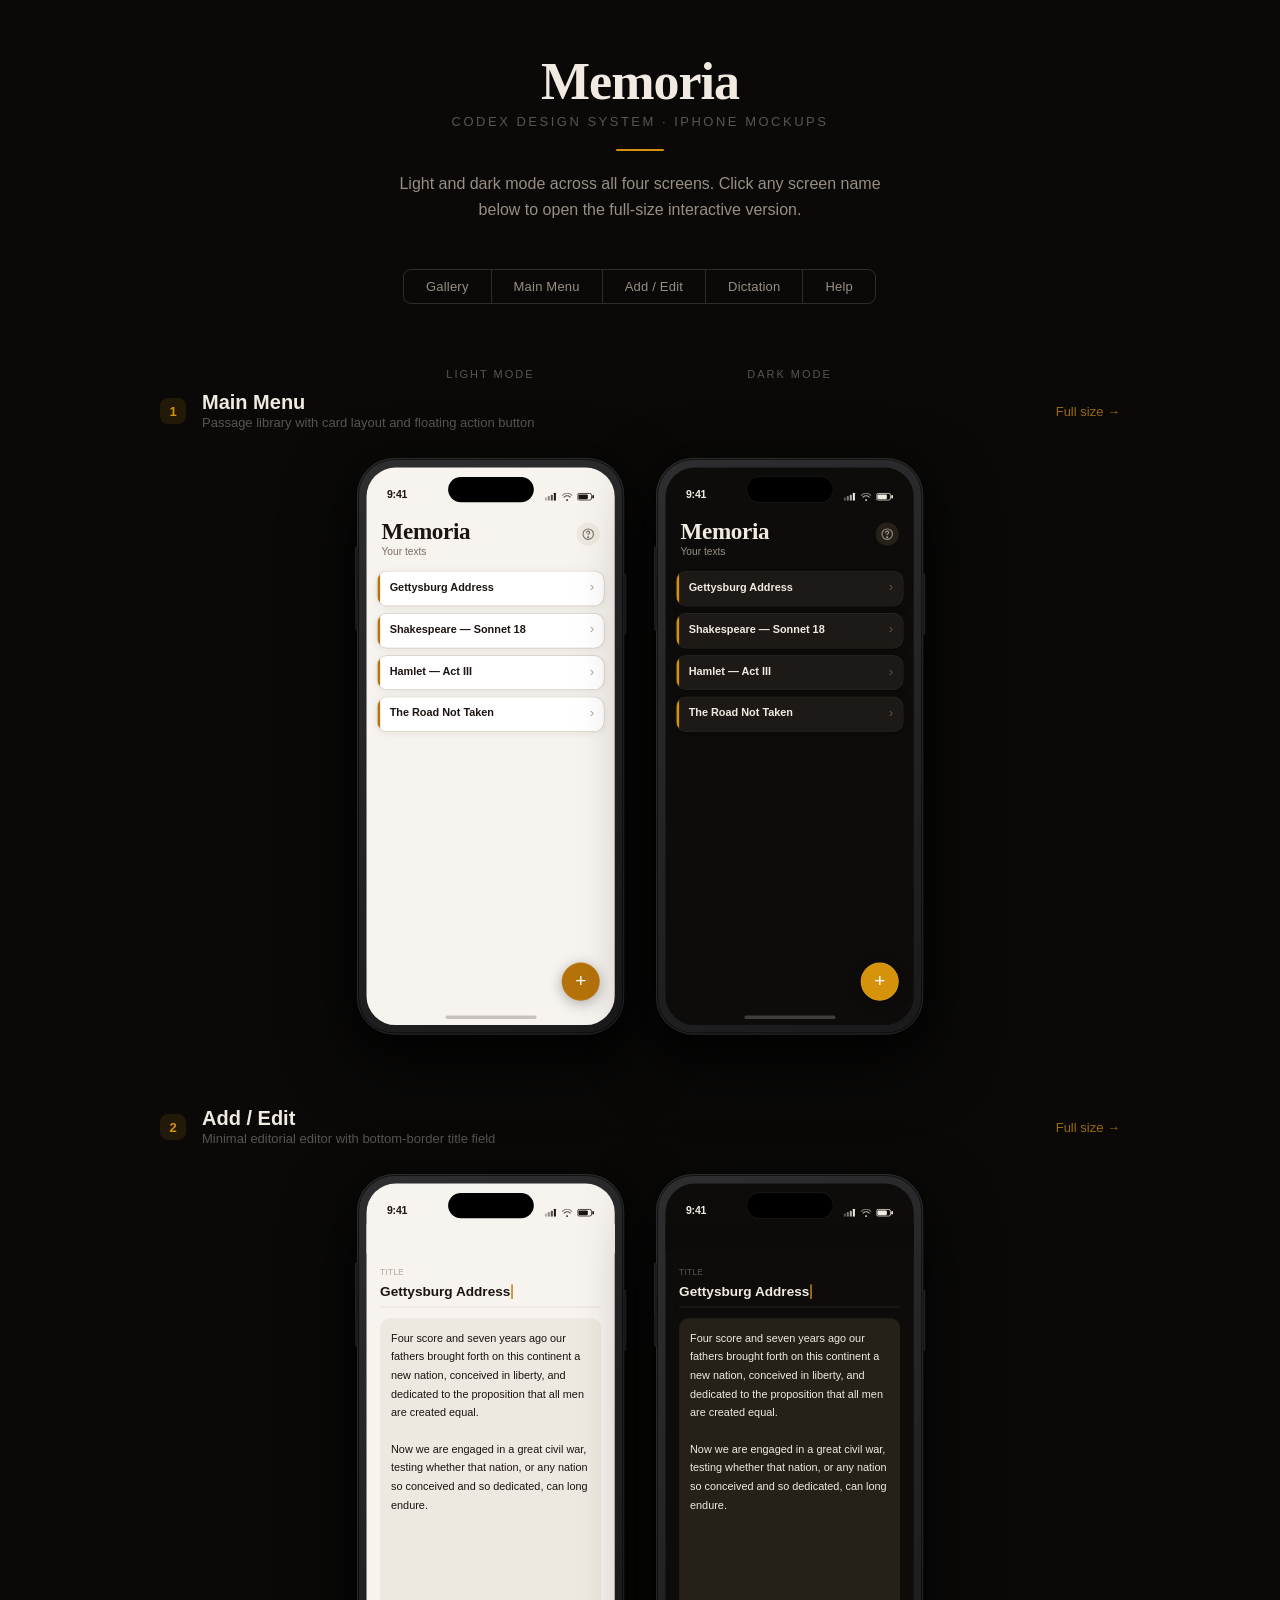
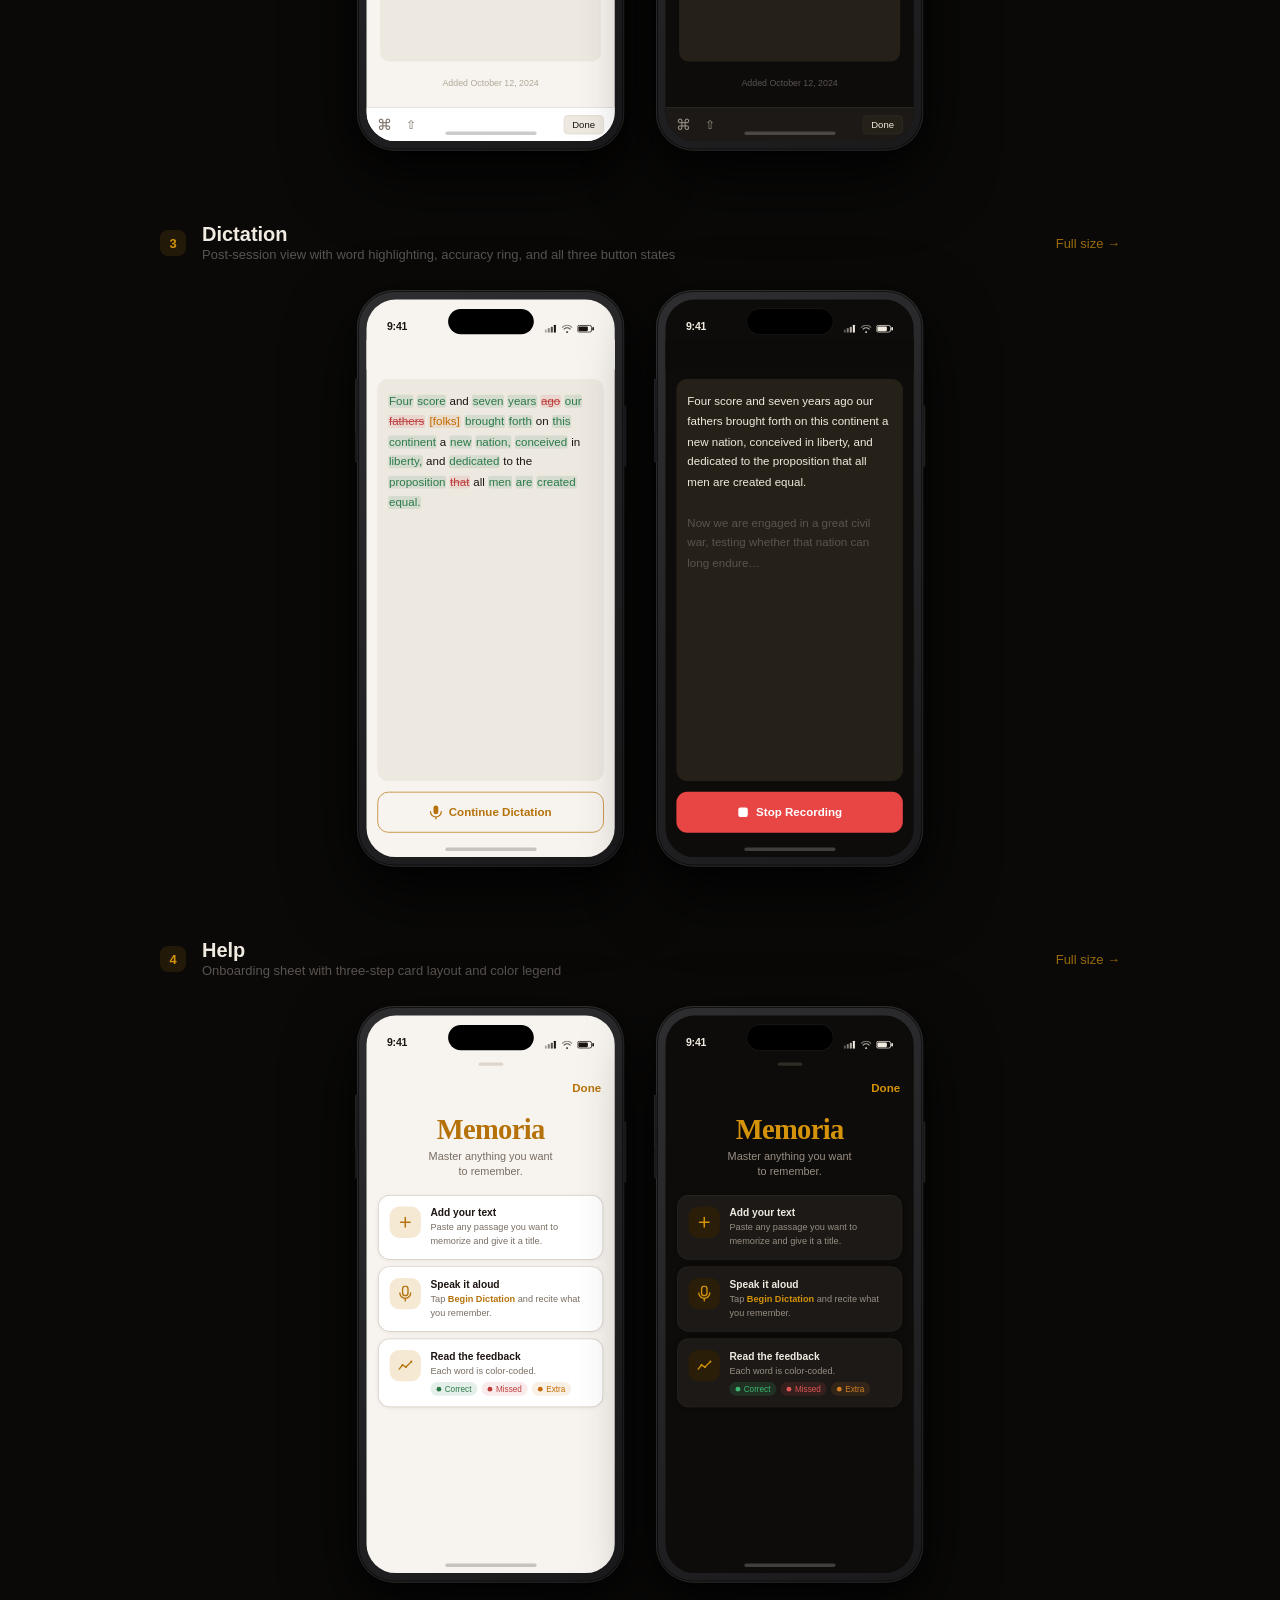
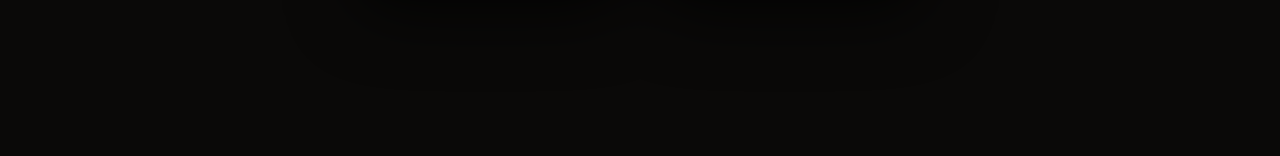
<file: mockups/index.html>
<!DOCTYPE html>
<html lang="en">
<head>
<meta charset="UTF-8">
<meta name="viewport" content="width=device-width, initial-scale=1.0">
<title>Memoria — Design Mockups</title>
<link rel="stylesheet" href="shared.css">
<style>
body {
  display: flex;
  flex-direction: column;
  align-items: center;
  padding: 56px 32px 100px;
  gap: 0;
}

/* ── Page header ── */
.hero {
  text-align: center;
  margin-bottom: 48px;
}
.hero-wordmark {
  font-family: ui-serif, Georgia, 'Times New Roman', serif;
  font-size: 52px;
  font-weight: 600;
  color: #F0EAE1;
  letter-spacing: -1px;
  line-height: 1;
}
.hero-system {
  font-size: 13px;
  color: #5A5450;
  margin-top: 6px;
  letter-spacing: 2.5px;
  text-transform: uppercase;
  font-weight: 500;
}
.hero-divider {
  width: 48px;
  height: 2px;
  background: #D4930A;
  border-radius: 1px;
  margin: 20px auto;
}
.hero-desc {
  font-size: 16px;
  color: #988E83;
  max-width: 520px;
  line-height: 1.6;
}

/* ── Screen nav ── */
.screen-nav {
  display: flex;
  gap: 0;
  justify-content: center;
  flex-wrap: wrap;
  margin-bottom: 64px;
}
.screen-nav a {
  padding: 9px 22px;
  font-size: 13px;
  color: #988E83;
  text-decoration: none;
  border: 1px solid #302C26;
  margin: -1px 0 0 -1px;
  background: transparent;
  transition: color .15s, background .15s;
  font-family: -apple-system, 'Helvetica Neue', sans-serif;
  letter-spacing: .2px;
}
.screen-nav a:first-child { border-radius: 8px 0 0 8px; }
.screen-nav a:last-child { border-radius: 0 8px 8px 0; }
.screen-nav a:hover { color: #D4930A; background: rgba(212,147,10,.07); }

/* ── Gallery sections ── */
.gallery { width: 100%; max-width: 960px; }

.screen-section {
  margin-bottom: 72px;
}

.section-header {
  display: flex;
  align-items: center;
  gap: 16px;
  margin-bottom: 28px;
}
.section-number {
  font-family: ui-rounded, -apple-system, sans-serif;
  font-size: 13px;
  font-weight: 700;
  color: #D4930A;
  background: rgba(212,147,10,.12);
  width: 26px;
  height: 26px;
  border-radius: 8px;
  display: flex;
  align-items: center;
  justify-content: center;
  flex-shrink: 0;
  letter-spacing: 0;
}
.section-title-block { flex: 1; }
.section-title {
  font-size: 20px;
  font-weight: 600;
  color: #F0EAE1;
  line-height: 1;
}
.section-sub {
  font-size: 13px;
  color: #5A5450;
  margin-top: 3px;
}
.section-link {
  font-size: 13px;
  color: #D4930A;
  text-decoration: none;
  opacity: .7;
  transition: opacity .15s;
  font-family: -apple-system, sans-serif;
}
.section-link:hover { opacity: 1; }
.section-divider {
  flex: 1;
  height: 1px;
  background: #1E1C18;
}

/* ── Phone pair layout ── */
.phones-row {
  display: flex;
  gap: 32px;
  justify-content: center;
  align-items: flex-start;
}

.phone-col {
  display: flex;
  flex-direction: column;
  align-items: center;
  gap: 14px;
}

.mode-label {
  font-size: 11px;
  color: #5A5450;
  letter-spacing: 1.8px;
  text-transform: uppercase;
  font-weight: 500;
}

/* ── Phone frame at 68% scale ── */
.phone-scale-wrap {
  width: 267px;   /* 393 * 0.68 */
  height: 578px;  /* 850 * 0.68 */
  position: relative;
  flex-shrink: 0;
}
.phone-scaler {
  transform-origin: top left;
  transform: scale(0.68);
  width: 393px;
  position: absolute;
  top: 0;
  left: 0;
}

/* ── Mode column headers ── */
.col-headers {
  display: flex;
  gap: 32px;
  justify-content: center;
  margin-bottom: 12px;
}
.col-header {
  width: 267px;
  text-align: center;
  font-size: 11px;
  color: #5A5450;
  letter-spacing: 2px;
  text-transform: uppercase;
  font-weight: 500;
}

/* ── Shared screen content styles ── */

/* Main menu */
.wordmark { font-family: ui-serif, Georgia, 'Times New Roman', serif; font-size: 34px; font-weight: 600; color: var(--text1); letter-spacing: -.5px; line-height: 1; }
.header-sub { font-size: 15px; color: var(--text2); margin-top: 3px; }
.custom-header { padding: 18px 22px 14px; display: flex; align-items: flex-start; justify-content: space-between; flex-shrink: 0; }
.help-btn { width: 34px; height: 34px; border-radius: 17px; background: var(--surface2); border: none; display: flex; align-items: center; justify-content: center; cursor: pointer; margin-top: 4px; flex-shrink: 0; color: var(--text2); }
.list-area { flex: 1; padding: 8px 16px 120px; display: flex; flex-direction: column; gap: 12px; overflow: hidden; }
.fab { position: absolute; bottom: 36px; right: 22px; width: 56px; height: 56px; border-radius: 28px; background: var(--accent); color: #fff; font-size: 28px; font-weight: 300; border: none; cursor: pointer; display: flex; align-items: center; justify-content: center; box-shadow: 0 4px 20px rgba(0,0,0,.3), 0 0 0 1px rgba(255,255,255,.1) inset; line-height: 1; padding-bottom: 2px; z-index: 50; }

/* Editor */
.editor-body { flex: 1; padding: 20px 20px 0; display: flex; flex-direction: column; gap: 16px; }
.field-label { font-size: 12px; color: var(--text3); letter-spacing: .5px; text-transform: uppercase; margin-bottom: 6px; }
.title-field-line { font-size: 20px; font-weight: 600; color: var(--text1); padding: 4px 0 10px; border-bottom: 1.5px solid var(--border); line-height: 1.2; }
.text-editor-area { flex: 1; background: var(--surface2); border-radius: 14px; padding: 16px; font-size: 16px; line-height: 1.7; color: var(--text1); min-height: 380px; }
.date-caption { font-size: 13px; color: var(--text3); padding: 8px 0 28px; text-align: center; }
.keyboard-hint { height: 50px; background: var(--surface); border-top: 1px solid var(--border); display: flex; align-items: center; padding: 0 16px; gap: 20px; flex-shrink: 0; }
.keyboard-hint span { font-size: 22px; color: var(--text2); }
.keyboard-hint .spacer { flex: 1; }
.keyboard-hint .done-key { background: var(--surface2); color: var(--text1); font-size: 14px; font-weight: 500; padding: 5px 12px; border-radius: 6px; border: 1px solid var(--border); }
.cursor { display: inline-block; width: 2px; height: 1.1em; background: var(--accent); vertical-align: text-bottom; border-radius: 1px; animation: blink 1.1s ease-in-out infinite; margin-left: 1px; }
@keyframes blink { 0%,49%{opacity:1} 50%,100%{opacity:0} }

/* Dictation */
.dictation-body { flex: 1; padding: 14px 16px 36px; display: flex; flex-direction: column; gap: 16px; overflow: hidden; }
.practice-text-box { flex: 1; background: var(--surface2); border-radius: 16px; padding: 18px 16px; font-size: 17px; line-height: 1.75; color: var(--text1); min-height: 320px; overflow: hidden; }
.ring-row { display: flex; align-items: center; justify-content: center; gap: 20px; padding: 4px 0; }
.ring-svg-wrap { position: relative; width: 80px; height: 80px; }
.ring-center { position: absolute; inset: 0; display: flex; flex-direction: column; align-items: center; justify-content: center; }
.ring-pct { font-family: ui-rounded, -apple-system, sans-serif; font-size: 22px; font-weight: 700; color: var(--text1); line-height: 1; }
.ring-label { font-size: 10px; color: var(--text2); text-transform: uppercase; letter-spacing: .5px; margin-top: 1px; }
.ring-stats { display: flex; flex-direction: column; gap: 6px; }
.ring-stat { display: flex; align-items: center; gap: 8px; font-size: 13px; }
.ring-stat-dot { width: 10px; height: 10px; border-radius: 5px; flex-shrink: 0; }
.ring-stat-dot.correct { background: var(--correct); }
.ring-stat-dot.missed { background: var(--missed); }
.ring-stat-dot.extra { background: var(--extra); }
.ring-stat-label { color: var(--text2); }
.ring-stat-count { color: var(--text1); font-weight: 600; margin-left: auto; }
.dictation-btn { width: 100%; height: 60px; border-radius: 16px; border: none; cursor: pointer; display: flex; align-items: center; justify-content: center; gap: 10px; font-size: 17px; font-weight: 600; font-family: -apple-system, sans-serif; }
.dictation-btn.ready { background: var(--accent); color: #fff; }
.dictation-btn.continue { background: transparent; color: var(--accent); border: 1.5px solid var(--accent); }

.dictation-btn.recording { background: var(--record); color: #fff; }

/* Button pulse during recording */
.light { --record-glow: rgba(214, 59, 59, .35); }
.dark  { --record-glow: rgba(232, 69, 69, .35); }
@keyframes btn-pulse {
  0%, 100% { transform: scale(1);     box-shadow: 0 0 0 0   var(--record-glow); }
  50%      { transform: scale(1.013); box-shadow: 0 0 0 14px rgba(0,0,0,0); }
}
.dictation-btn.recording { animation: btn-pulse 1.8s ease-in-out infinite; }

/* Help */
.sheet-handle { width: 36px; height: 5px; border-radius: 3px; background: var(--border); margin: 10px auto 0; }
.sheet-top { padding: 20px 20px 0; display: flex; justify-content: flex-end; }
.done-btn { font-size: 17px; font-weight: 600; color: var(--accent); background: none; border: none; cursor: pointer; padding: 4px 0; }
.help-hero { text-align: center; padding: 24px 28px 20px; }
.help-wordmark { font-family: ui-serif, Georgia, serif; font-size: 42px; font-weight: 600; color: var(--accent); letter-spacing: -1px; line-height: 1; }
.help-tagline { font-size: 16px; color: var(--text2); margin-top: 8px; line-height: 1.4; }
.help-steps { padding: 4px 18px 40px; display: flex; flex-direction: column; gap: 12px; }
.step-card { background: var(--surface); border-radius: 16px; padding: 16px; display: flex; gap: 14px; align-items: flex-start; box-shadow: 0 1px 8px var(--shadow), 0 0 0 1px var(--border); }
.step-icon-wrap { width: 46px; height: 46px; border-radius: 14px; background: var(--accent-tint); display: flex; align-items: center; justify-content: center; flex-shrink: 0; color: var(--accent); }
.step-content { flex: 1; }
.step-title { font-size: 15px; font-weight: 600; color: var(--text1); margin-bottom: 4px; }
.step-desc { font-size: 13.5px; color: var(--text2); line-height: 1.5; }
.color-legend { display: flex; gap: 6px; margin-top: 6px; flex-wrap: wrap; }
.legend-chip { display: flex; align-items: center; gap: 5px; font-size: 12px; font-weight: 500; padding: 3px 9px; border-radius: 20px; }
.legend-chip.correct { color: var(--correct); background: var(--correct-bg); }
.legend-chip.missed { color: var(--missed); background: var(--missed-bg); }
.legend-chip.extra { color: var(--extra); background: var(--extra-bg); }
.chip-dot { width: 7px; height: 7px; border-radius: 50%; background: currentColor; }
.help-footer { padding: 4px 28px 32px; text-align: center; }
.help-footer p { font-size: 13px; color: var(--text3); line-height: 1.5; }

/* Inline nav helpers */
.nav-actions { display: flex; gap: 18px; }
</style>
</head>
<body>

<!-- ── Hero ── -->
<div class="hero">
  <div class="hero-wordmark">Memoria</div>
  <p class="hero-system">Codex Design System · iPhone Mockups</p>
  <div class="hero-divider"></div>
  <p class="hero-desc">Light and dark mode across all four screens. Click any screen name below to open the full-size interactive version.</p>
</div>

<nav class="screen-nav">
  <a href="index.html">Gallery</a>
  <a href="screen_main_menu.html">Main Menu</a>
  <a href="screen_add_edit.html">Add / Edit</a>
  <a href="screen_dictation.html">Dictation</a>
  <a href="screen_help.html">Help</a>
</nav>

<div class="gallery">

  <!-- Column headers (sticky visual aid) -->
  <div class="col-headers">
    <div class="col-header">Light Mode</div>
    <div class="col-header">Dark Mode</div>
  </div>

  <!-- ═══════════════════════════════ SCREEN 1: MAIN MENU ═══════════════════════════════ -->
  <div class="screen-section">
    <div class="section-header">
      <div class="section-number">1</div>
      <div class="section-title-block">
        <div class="section-title">Main Menu</div>
        <div class="section-sub">Passage library with card layout and floating action button</div>
      </div>
      <a href="screen_main_menu.html" class="section-link">Full size →</a>
    </div>

    <div class="phones-row">

      <!-- Light -->
      <div class="phone-col">
        <div class="phone-scale-wrap">
          <div class="phone-scaler">
            <div class="phone-frame">
              <div class="phone-screen light">
                <div class="dynamic-island"></div>
                <div class="status-bar"><span class="status-time">9:41</span><div class="status-icons"><svg width="18" height="12" viewBox="0 0 18 12" fill="currentColor"><rect x="0" y="7" width="3" height="5" rx="1" opacity=".35"/><rect x="4.5" y="5" width="3" height="7" rx="1" opacity=".5"/><rect x="9" y="3" width="3" height="9" rx="1" opacity=".75"/><rect x="13.5" y="0" width="3" height="12" rx="1"/></svg><svg width="16" height="12" viewBox="0 0 16 12" fill="currentColor"><path d="M8 9.5a1.5 1.5 0 110 3 1.5 1.5 0 010-3z"/><path d="M3.5 6.5a6.5 6.5 0 019 0" stroke="currentColor" stroke-width="1.5" fill="none" stroke-linecap="round" opacity=".75"/><path d="M1 4a9.5 9.5 0 0114 0" stroke="currentColor" stroke-width="1.5" fill="none" stroke-linecap="round" opacity=".5"/></svg><svg width="25" height="12" viewBox="0 0 25 12" fill="currentColor"><rect x="0" y="1" width="21" height="10" rx="3" stroke="currentColor" stroke-width="1.2" fill="none"/><rect x="22" y="3.5" width="2.5" height="5" rx="1.2"/><rect x="1.5" y="2.5" width="14" height="7" rx="1.5"/></svg></div></div>
                <div class="custom-header"><div><div class="wordmark">Memoria</div><div class="header-sub">Your texts</div></div><button class="help-btn"><svg width="18" height="18" viewBox="0 0 20 20" fill="none" stroke="currentColor" stroke-width="1.8" stroke-linecap="round"><circle cx="10" cy="10" r="8.5"/><path d="M7.5 7.5c0-1.38 1.12-2.5 2.5-2.5s2.5 1.12 2.5 2.5c0 1.5-1.5 2-2.5 2.5v1"/><circle cx="10" cy="15" r=".8" fill="currentColor"/></svg></button></div>
                <div class="list-area">
                  <div class="card"><div class="card-accent"></div><div class="card-body"><div class="card-top"><span class="card-title">Gettysburg Address</span><span class="card-chevron">›</span></div></div></div>
                  <div class="card"><div class="card-accent"></div><div class="card-body"><div class="card-top"><span class="card-title">Shakespeare — Sonnet 18</span><span class="card-chevron">›</span></div></div></div>
                  <div class="card"><div class="card-accent"></div><div class="card-body"><div class="card-top"><span class="card-title">Hamlet — Act III</span><span class="card-chevron">›</span></div></div></div>
                  <div class="card"><div class="card-accent"></div><div class="card-body"><div class="card-top"><span class="card-title">The Road Not Taken</span><span class="card-chevron">›</span></div></div></div>
                </div>
                <button class="fab">+</button>
                <div class="home-indicator"></div>
              </div>
            </div>
          </div>
        </div>
      </div>

      <!-- Dark -->
      <div class="phone-col">
        <div class="phone-scale-wrap">
          <div class="phone-scaler">
            <div class="phone-frame">
              <div class="phone-screen dark">
                <div class="dynamic-island"></div>
                <div class="status-bar"><span class="status-time">9:41</span><div class="status-icons"><svg width="18" height="12" viewBox="0 0 18 12" fill="currentColor"><rect x="0" y="7" width="3" height="5" rx="1" opacity=".35"/><rect x="4.5" y="5" width="3" height="7" rx="1" opacity=".5"/><rect x="9" y="3" width="3" height="9" rx="1" opacity=".75"/><rect x="13.5" y="0" width="3" height="12" rx="1"/></svg><svg width="16" height="12" viewBox="0 0 16 12" fill="currentColor"><path d="M8 9.5a1.5 1.5 0 110 3 1.5 1.5 0 010-3z"/><path d="M3.5 6.5a6.5 6.5 0 019 0" stroke="currentColor" stroke-width="1.5" fill="none" stroke-linecap="round" opacity=".75"/><path d="M1 4a9.5 9.5 0 0114 0" stroke="currentColor" stroke-width="1.5" fill="none" stroke-linecap="round" opacity=".5"/></svg><svg width="25" height="12" viewBox="0 0 25 12" fill="currentColor"><rect x="0" y="1" width="21" height="10" rx="3" stroke="currentColor" stroke-width="1.2" fill="none"/><rect x="22" y="3.5" width="2.5" height="5" rx="1.2"/><rect x="1.5" y="2.5" width="14" height="7" rx="1.5"/></svg></div></div>
                <div class="custom-header"><div><div class="wordmark">Memoria</div><div class="header-sub">Your texts</div></div><button class="help-btn"><svg width="18" height="18" viewBox="0 0 20 20" fill="none" stroke="currentColor" stroke-width="1.8" stroke-linecap="round"><circle cx="10" cy="10" r="8.5"/><path d="M7.5 7.5c0-1.38 1.12-2.5 2.5-2.5s2.5 1.12 2.5 2.5c0 1.5-1.5 2-2.5 2.5v1"/><circle cx="10" cy="15" r=".8" fill="currentColor"/></svg></button></div>
                <div class="list-area">
                  <div class="card"><div class="card-accent"></div><div class="card-body"><div class="card-top"><span class="card-title">Gettysburg Address</span><span class="card-chevron">›</span></div></div></div>
                  <div class="card"><div class="card-accent"></div><div class="card-body"><div class="card-top"><span class="card-title">Shakespeare — Sonnet 18</span><span class="card-chevron">›</span></div></div></div>
                  <div class="card"><div class="card-accent"></div><div class="card-body"><div class="card-top"><span class="card-title">Hamlet — Act III</span><span class="card-chevron">›</span></div></div></div>
                  <div class="card"><div class="card-accent"></div><div class="card-body"><div class="card-top"><span class="card-title">The Road Not Taken</span><span class="card-chevron">›</span></div></div></div>
                </div>
                <button class="fab">+</button>
                <div class="home-indicator"></div>
              </div>
            </div>
          </div>
        </div>
      </div>

    </div>
  </div><!-- /screen-section -->


  <!-- ═══════════════════════════════ SCREEN 2: ADD/EDIT ═══════════════════════════════ -->
  <div class="screen-section">
    <div class="section-header">
      <div class="section-number">2</div>
      <div class="section-title-block">
        <div class="section-title">Add / Edit</div>
        <div class="section-sub">Minimal editorial editor with bottom-border title field</div>
      </div>
      <a href="screen_add_edit.html" class="section-link">Full size →</a>
    </div>

    <div class="phones-row">

      <!-- Light -->
      <div class="phone-col">
        <div class="phone-scale-wrap">
          <div class="phone-scaler">
            <div class="phone-frame">
              <div class="phone-screen light">
                <div class="dynamic-island"></div>
                <div class="status-bar"><span class="status-time">9:41</span><div class="status-icons"><svg width="18" height="12" viewBox="0 0 18 12" fill="currentColor"><rect x="0" y="7" width="3" height="5" rx="1" opacity=".35"/><rect x="4.5" y="5" width="3" height="7" rx="1" opacity=".5"/><rect x="9" y="3" width="3" height="9" rx="1" opacity=".75"/><rect x="13.5" y="0" width="3" height="12" rx="1"/></svg><svg width="16" height="12" viewBox="0 0 16 12" fill="currentColor"><path d="M8 9.5a1.5 1.5 0 110 3 1.5 1.5 0 010-3z"/><path d="M3.5 6.5a6.5 6.5 0 019 0" stroke="currentColor" stroke-width="1.5" fill="none" stroke-linecap="round" opacity=".75"/><path d="M1 4a9.5 9.5 0 0114 0" stroke="currentColor" stroke-width="1.5" fill="none" stroke-linecap="round" opacity=".5"/></svg><svg width="25" height="12" viewBox="0 0 25 12" fill="currentColor"><rect x="0" y="1" width="21" height="10" rx="3" stroke="currentColor" stroke-width="1.2" fill="none"/><rect x="22" y="3.5" width="2.5" height="5" rx="1.2"/><rect x="1.5" y="2.5" width="14" height="7" rx="1.5"/></svg></div></div>
                <div class="nav-bar"><span class="nav-action" style="min-width:60px;font-weight:400;">Cancel</span><span class="nav-title sans">Editing</span><span class="nav-action bold" style="min-width:60px;text-align:right;">Save</span></div>
                <div class="editor-body">
                  <div><div class="field-label">Title</div><div class="title-field-line">Gettysburg Address<span class="cursor"></span></div></div>
                  <div class="text-editor-area">Four score and seven years ago our fathers brought forth on this continent a new nation, conceived in liberty, and dedicated to the proposition that all men are created equal.<br><br>Now we are engaged in a great civil war, testing whether that nation, or any nation so conceived and so dedicated, can long endure.</div>
                  <div class="date-caption">Added October 12, 2024</div>
                </div>
                <div class="keyboard-hint"><span>⌘</span><span style="font-size:18px">⇧</span><div class="spacer"></div><div class="done-key">Done</div></div>
                <div class="home-indicator"></div>
              </div>
            </div>
          </div>
        </div>
      </div>

      <!-- Dark -->
      <div class="phone-col">
        <div class="phone-scale-wrap">
          <div class="phone-scaler">
            <div class="phone-frame">
              <div class="phone-screen dark">
                <div class="dynamic-island"></div>
                <div class="status-bar"><span class="status-time">9:41</span><div class="status-icons"><svg width="18" height="12" viewBox="0 0 18 12" fill="currentColor"><rect x="0" y="7" width="3" height="5" rx="1" opacity=".35"/><rect x="4.5" y="5" width="3" height="7" rx="1" opacity=".5"/><rect x="9" y="3" width="3" height="9" rx="1" opacity=".75"/><rect x="13.5" y="0" width="3" height="12" rx="1"/></svg><svg width="16" height="12" viewBox="0 0 16 12" fill="currentColor"><path d="M8 9.5a1.5 1.5 0 110 3 1.5 1.5 0 010-3z"/><path d="M3.5 6.5a6.5 6.5 0 019 0" stroke="currentColor" stroke-width="1.5" fill="none" stroke-linecap="round" opacity=".75"/><path d="M1 4a9.5 9.5 0 0114 0" stroke="currentColor" stroke-width="1.5" fill="none" stroke-linecap="round" opacity=".5"/></svg><svg width="25" height="12" viewBox="0 0 25 12" fill="currentColor"><rect x="0" y="1" width="21" height="10" rx="3" stroke="currentColor" stroke-width="1.2" fill="none"/><rect x="22" y="3.5" width="2.5" height="5" rx="1.2"/><rect x="1.5" y="2.5" width="14" height="7" rx="1.5"/></svg></div></div>
                <div class="nav-bar"><span class="nav-action" style="min-width:60px;font-weight:400;">Cancel</span><span class="nav-title sans">Editing</span><span class="nav-action bold" style="min-width:60px;text-align:right;">Save</span></div>
                <div class="editor-body">
                  <div><div class="field-label">Title</div><div class="title-field-line">Gettysburg Address<span class="cursor"></span></div></div>
                  <div class="text-editor-area">Four score and seven years ago our fathers brought forth on this continent a new nation, conceived in liberty, and dedicated to the proposition that all men are created equal.<br><br>Now we are engaged in a great civil war, testing whether that nation, or any nation so conceived and so dedicated, can long endure.</div>
                  <div class="date-caption">Added October 12, 2024</div>
                </div>
                <div class="keyboard-hint"><span>⌘</span><span style="font-size:18px">⇧</span><div class="spacer"></div><div class="done-key">Done</div></div>
                <div class="home-indicator"></div>
              </div>
            </div>
          </div>
        </div>
      </div>

    </div>
  </div><!-- /screen-section -->


  <!-- ═══════════════════════════════ SCREEN 3: DICTATION ═══════════════════════════════ -->
  <div class="screen-section">
    <div class="section-header">
      <div class="section-number">3</div>
      <div class="section-title-block">
        <div class="section-title">Dictation</div>
        <div class="section-sub">Post-session view with word highlighting, accuracy ring, and all three button states</div>
      </div>
      <a href="screen_dictation.html" class="section-link">Full size →</a>
    </div>

    <div class="phones-row">

      <!-- Light: post-session -->
      <div class="phone-col">
        <div class="phone-scale-wrap">
          <div class="phone-scaler">
            <div class="phone-frame">
              <div class="phone-screen light">
                <div class="dynamic-island"></div>
                <div class="status-bar"><span class="status-time">9:41</span><div class="status-icons"><svg width="18" height="12" viewBox="0 0 18 12" fill="currentColor"><rect x="0" y="7" width="3" height="5" rx="1" opacity=".35"/><rect x="4.5" y="5" width="3" height="7" rx="1" opacity=".5"/><rect x="9" y="3" width="3" height="9" rx="1" opacity=".75"/><rect x="13.5" y="0" width="3" height="12" rx="1"/></svg><svg width="16" height="12" viewBox="0 0 16 12" fill="currentColor"><path d="M8 9.5a1.5 1.5 0 110 3 1.5 1.5 0 010-3z"/><path d="M3.5 6.5a6.5 6.5 0 019 0" stroke="currentColor" stroke-width="1.5" fill="none" stroke-linecap="round" opacity=".75"/><path d="M1 4a9.5 9.5 0 0114 0" stroke="currentColor" stroke-width="1.5" fill="none" stroke-linecap="round" opacity=".5"/></svg><svg width="25" height="12" viewBox="0 0 25 12" fill="currentColor"><rect x="0" y="1" width="21" height="10" rx="3" stroke="currentColor" stroke-width="1.2" fill="none"/><rect x="22" y="3.5" width="2.5" height="5" rx="1.2"/><rect x="1.5" y="2.5" width="14" height="7" rx="1.5"/></svg></div></div>
                <div class="nav-bar"><span class="nav-back"><svg width="11" height="18" viewBox="0 0 11 18" fill="none" stroke="currentColor" stroke-width="2.2" stroke-linecap="round" stroke-linejoin="round"><path d="M9.5 1.5L1.5 9l8 7.5"/></svg>Texts</span><span class="nav-title">Gettysburg Address</span><span class="nav-action">Edit</span></div>
                <div class="dictation-body">
                  <div class="practice-text-box">
                    <span class="w-correct">Four</span> <span class="w-correct">score</span> and <span class="w-correct">seven</span> <span class="w-correct">years</span> <span class="w-missed">ago</span> <span class="w-correct">our</span> <span class="w-missed">fathers</span> <span class="w-extra">[folks]</span> <span class="w-correct">brought</span> <span class="w-correct">forth</span> on <span class="w-correct">this</span> <span class="w-correct">continent</span> a <span class="w-correct">new</span> <span class="w-correct">nation,</span> <span class="w-correct">conceived</span> in <span class="w-correct">liberty,</span> and <span class="w-correct">dedicated</span> to the <span class="w-correct">proposition</span> <span class="w-missed">that</span> all <span class="w-correct">men</span> <span class="w-correct">are</span> <span class="w-correct">created</span> <span class="w-correct">equal.</span>
                  </div>
                  <button class="dictation-btn continue"><svg width="18" height="22" viewBox="0 0 18 22" fill="currentColor"><rect x="5.5" y="1" width="7" height="13" rx="3.5"/><path d="M1 10c0 4.42 3.58 8 8 8s8-3.58 8-8" stroke="currentColor" stroke-width="1.8" fill="none" stroke-linecap="round"/><line x1="9" y1="18" x2="9" y2="21" stroke="currentColor" stroke-width="1.8" stroke-linecap="round"/></svg>Continue Dictation</button>
                </div>
                <div class="home-indicator"></div>
              </div>
            </div>
          </div>
        </div>
      </div>

      <!-- Dark: active recording -->
      <div class="phone-col">
        <div class="phone-scale-wrap">
          <div class="phone-scaler">
            <div class="phone-frame">
              <div class="phone-screen dark">
                <div class="dynamic-island"></div>
                <div class="status-bar"><span class="status-time">9:41</span><div class="status-icons"><svg width="18" height="12" viewBox="0 0 18 12" fill="currentColor"><rect x="0" y="7" width="3" height="5" rx="1" opacity=".35"/><rect x="4.5" y="5" width="3" height="7" rx="1" opacity=".5"/><rect x="9" y="3" width="3" height="9" rx="1" opacity=".75"/><rect x="13.5" y="0" width="3" height="12" rx="1"/></svg><svg width="16" height="12" viewBox="0 0 16 12" fill="currentColor"><path d="M8 9.5a1.5 1.5 0 110 3 1.5 1.5 0 010-3z"/><path d="M3.5 6.5a6.5 6.5 0 019 0" stroke="currentColor" stroke-width="1.5" fill="none" stroke-linecap="round" opacity=".75"/><path d="M1 4a9.5 9.5 0 0114 0" stroke="currentColor" stroke-width="1.5" fill="none" stroke-linecap="round" opacity=".5"/></svg><svg width="25" height="12" viewBox="0 0 25 12" fill="currentColor"><rect x="0" y="1" width="21" height="10" rx="3" stroke="currentColor" stroke-width="1.2" fill="none"/><rect x="22" y="3.5" width="2.5" height="5" rx="1.2"/><rect x="1.5" y="2.5" width="14" height="7" rx="1.5"/></svg></div></div>
                <div class="nav-bar"><span class="nav-back"><svg width="11" height="18" viewBox="0 0 11 18" fill="none" stroke="currentColor" stroke-width="2.2" stroke-linecap="round" stroke-linejoin="round"><path d="M9.5 1.5L1.5 9l8 7.5"/></svg>Texts</span><span class="nav-title">Gettysburg Address</span><span class="nav-action">Edit</span></div>
                <div class="dictation-body">
                  <div class="practice-text-box">
                    Four score and seven years ago our fathers brought forth on this continent a new nation, conceived in liberty, and dedicated to the proposition that all men are created equal.
                    <br><br><span style="color:var(--text3)">Now we are engaged in a great civil war, testing whether that nation can long endure…</span>
                  </div>
                  <button class="dictation-btn recording"><svg width="18" height="18" viewBox="0 0 18 18" fill="currentColor"><rect x="2" y="2" width="14" height="14" rx="3"/></svg>Stop Recording</button>
                </div>
                <div class="home-indicator"></div>
              </div>
            </div>
          </div>
        </div>
      </div>

    </div>
  </div><!-- /screen-section -->


  <!-- ═══════════════════════════════ SCREEN 4: HELP ═══════════════════════════════ -->
  <div class="screen-section">
    <div class="section-header">
      <div class="section-number">4</div>
      <div class="section-title-block">
        <div class="section-title">Help</div>
        <div class="section-sub">Onboarding sheet with three-step card layout and color legend</div>
      </div>
      <a href="screen_help.html" class="section-link">Full size →</a>
    </div>

    <div class="phones-row">

      <!-- Light -->
      <div class="phone-col">
        <div class="phone-scale-wrap">
          <div class="phone-scaler">
            <div class="phone-frame">
              <div class="phone-screen light">
                <div class="dynamic-island"></div>
                <div class="status-bar"><span class="status-time">9:41</span><div class="status-icons"><svg width="18" height="12" viewBox="0 0 18 12" fill="currentColor"><rect x="0" y="7" width="3" height="5" rx="1" opacity=".35"/><rect x="4.5" y="5" width="3" height="7" rx="1" opacity=".5"/><rect x="9" y="3" width="3" height="9" rx="1" opacity=".75"/><rect x="13.5" y="0" width="3" height="12" rx="1"/></svg><svg width="16" height="12" viewBox="0 0 16 12" fill="currentColor"><path d="M8 9.5a1.5 1.5 0 110 3 1.5 1.5 0 010-3z"/><path d="M3.5 6.5a6.5 6.5 0 019 0" stroke="currentColor" stroke-width="1.5" fill="none" stroke-linecap="round" opacity=".75"/><path d="M1 4a9.5 9.5 0 0114 0" stroke="currentColor" stroke-width="1.5" fill="none" stroke-linecap="round" opacity=".5"/></svg><svg width="25" height="12" viewBox="0 0 25 12" fill="currentColor"><rect x="0" y="1" width="21" height="10" rx="3" stroke="currentColor" stroke-width="1.2" fill="none"/><rect x="22" y="3.5" width="2.5" height="5" rx="1.2"/><rect x="1.5" y="2.5" width="14" height="7" rx="1.5"/></svg></div></div>
                <div class="sheet-handle"></div>
                <div class="sheet-top"><button class="done-btn">Done</button></div>
                <div class="help-hero"><div class="help-wordmark">Memoria</div><p class="help-tagline">Master anything you want<br>to remember.</p></div>
                <div class="help-steps">
                  <div class="step-card"><div class="step-icon-wrap"><svg width="22" height="22" viewBox="0 0 22 22" fill="none" stroke="currentColor" stroke-width="2.2" stroke-linecap="round"><line x1="11" y1="4" x2="11" y2="18"/><line x1="4" y1="11" x2="18" y2="11"/></svg></div><div class="step-content"><div class="step-title">Add your text</div><div class="step-desc">Paste any passage you want to memorize and give it a title.</div></div></div>
                  <div class="step-card"><div class="step-icon-wrap"><svg width="20" height="24" viewBox="0 0 20 24" fill="none" stroke="currentColor" stroke-width="2" stroke-linecap="round"><rect x="6" y="1" width="8" height="14" rx="4"/><path d="M2 11c0 4.42 3.58 8 8 8s8-3.58 8-8"/><line x1="10" y1="19" x2="10" y2="23"/></svg></div><div class="step-content"><div class="step-title">Speak it aloud</div><div class="step-desc">Tap <strong style="color:var(--accent)">Begin Dictation</strong> and recite what you remember.</div></div></div>
                  <div class="step-card"><div class="step-icon-wrap"><svg width="22" height="22" viewBox="0 0 22 22" fill="none" stroke="currentColor" stroke-width="2" stroke-linecap="round" stroke-linejoin="round"><polyline points="2,16 7,10 12,13 20,5"/><circle cx="7" cy="10" r="1.5" fill="currentColor" stroke="none"/><circle cx="12" cy="13" r="1.5" fill="currentColor" stroke="none"/><circle cx="20" cy="5" r="1.5" fill="currentColor" stroke="none"/></svg></div><div class="step-content"><div class="step-title">Read the feedback</div><div class="step-desc">Each word is color-coded.</div><div class="color-legend"><span class="legend-chip correct"><span class="chip-dot"></span>Correct</span><span class="legend-chip missed"><span class="chip-dot"></span>Missed</span><span class="legend-chip extra"><span class="chip-dot"></span>Extra</span></div></div></div>
                </div>
                <div class="home-indicator"></div>
              </div>
            </div>
          </div>
        </div>
      </div>

      <!-- Dark -->
      <div class="phone-col">
        <div class="phone-scale-wrap">
          <div class="phone-scaler">
            <div class="phone-frame">
              <div class="phone-screen dark">
                <div class="dynamic-island"></div>
                <div class="status-bar"><span class="status-time">9:41</span><div class="status-icons"><svg width="18" height="12" viewBox="0 0 18 12" fill="currentColor"><rect x="0" y="7" width="3" height="5" rx="1" opacity=".35"/><rect x="4.5" y="5" width="3" height="7" rx="1" opacity=".5"/><rect x="9" y="3" width="3" height="9" rx="1" opacity=".75"/><rect x="13.5" y="0" width="3" height="12" rx="1"/></svg><svg width="16" height="12" viewBox="0 0 16 12" fill="currentColor"><path d="M8 9.5a1.5 1.5 0 110 3 1.5 1.5 0 010-3z"/><path d="M3.5 6.5a6.5 6.5 0 019 0" stroke="currentColor" stroke-width="1.5" fill="none" stroke-linecap="round" opacity=".75"/><path d="M1 4a9.5 9.5 0 0114 0" stroke="currentColor" stroke-width="1.5" fill="none" stroke-linecap="round" opacity=".5"/></svg><svg width="25" height="12" viewBox="0 0 25 12" fill="currentColor"><rect x="0" y="1" width="21" height="10" rx="3" stroke="currentColor" stroke-width="1.2" fill="none"/><rect x="22" y="3.5" width="2.5" height="5" rx="1.2"/><rect x="1.5" y="2.5" width="14" height="7" rx="1.5"/></svg></div></div>
                <div class="sheet-handle"></div>
                <div class="sheet-top"><button class="done-btn">Done</button></div>
                <div class="help-hero"><div class="help-wordmark">Memoria</div><p class="help-tagline">Master anything you want<br>to remember.</p></div>
                <div class="help-steps">
                  <div class="step-card"><div class="step-icon-wrap"><svg width="22" height="22" viewBox="0 0 22 22" fill="none" stroke="currentColor" stroke-width="2.2" stroke-linecap="round"><line x1="11" y1="4" x2="11" y2="18"/><line x1="4" y1="11" x2="18" y2="11"/></svg></div><div class="step-content"><div class="step-title">Add your text</div><div class="step-desc">Paste any passage you want to memorize and give it a title.</div></div></div>
                  <div class="step-card"><div class="step-icon-wrap"><svg width="20" height="24" viewBox="0 0 20 24" fill="none" stroke="currentColor" stroke-width="2" stroke-linecap="round"><rect x="6" y="1" width="8" height="14" rx="4"/><path d="M2 11c0 4.42 3.58 8 8 8s8-3.58 8-8"/><line x1="10" y1="19" x2="10" y2="23"/></svg></div><div class="step-content"><div class="step-title">Speak it aloud</div><div class="step-desc">Tap <strong style="color:var(--accent)">Begin Dictation</strong> and recite what you remember.</div></div></div>
                  <div class="step-card"><div class="step-icon-wrap"><svg width="22" height="22" viewBox="0 0 22 22" fill="none" stroke="currentColor" stroke-width="2" stroke-linecap="round" stroke-linejoin="round"><polyline points="2,16 7,10 12,13 20,5"/><circle cx="7" cy="10" r="1.5" fill="currentColor" stroke="none"/><circle cx="12" cy="13" r="1.5" fill="currentColor" stroke="none"/><circle cx="20" cy="5" r="1.5" fill="currentColor" stroke="none"/></svg></div><div class="step-content"><div class="step-title">Read the feedback</div><div class="step-desc">Each word is color-coded.</div><div class="color-legend"><span class="legend-chip correct"><span class="chip-dot"></span>Correct</span><span class="legend-chip missed"><span class="chip-dot"></span>Missed</span><span class="legend-chip extra"><span class="chip-dot"></span>Extra</span></div></div></div>
                </div>
                <div class="home-indicator"></div>
              </div>
            </div>
          </div>
        </div>
      </div>

    </div>
  </div><!-- /screen-section -->

</div><!-- /gallery -->

</body>
</html>
</file>
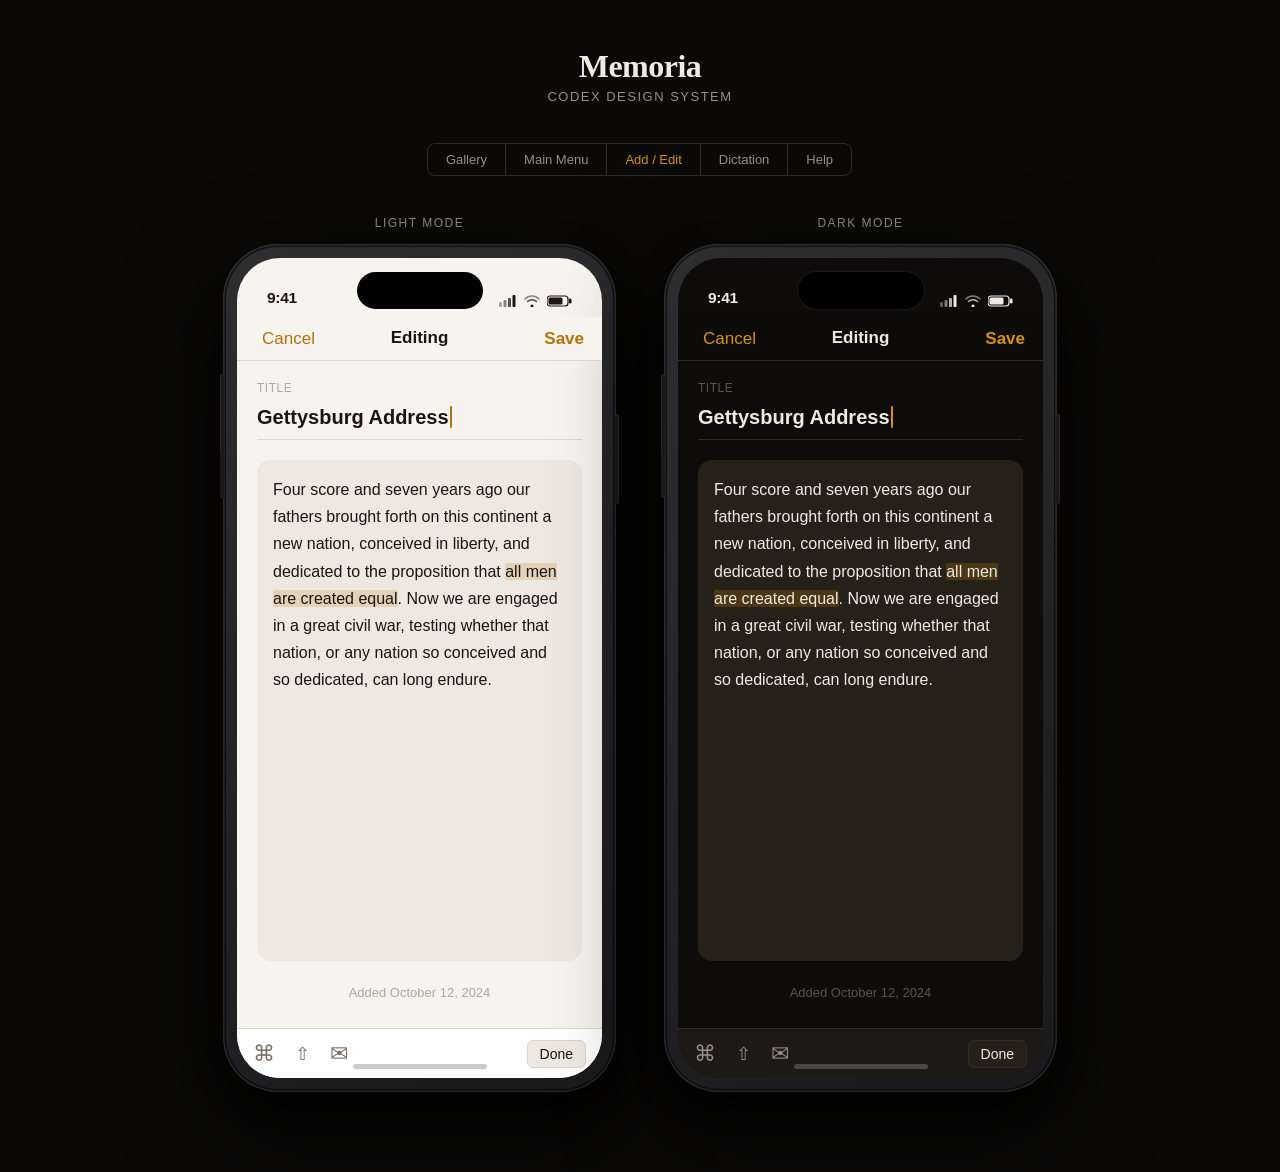
<file: mockups/screen_add_edit.html>
<!DOCTYPE html>
<html lang="en">
<head>
<meta charset="UTF-8">
<meta name="viewport" content="width=device-width, initial-scale=1.0">
<title>Memoria — Add / Edit</title>
<link rel="stylesheet" href="shared.css">
<style>
body { display: flex; flex-direction: column; align-items: center; padding: 48px 24px 80px; gap: 40px; }

.page-header { text-align: center; }
.page-header h1 { font-family: ui-serif, Georgia, serif; font-size: 32px; font-weight: 600; color: #F0EAE1; letter-spacing: -.5px; }
.page-header p { font-size: 13px; color: #988E83; margin-top: 4px; letter-spacing: 1.5px; text-transform: uppercase; }

.phone-pair { display: flex; gap: 48px; align-items: flex-start; }
.phone-col { display: flex; flex-direction: column; align-items: center; gap: 14px; }
.mode-label { font-size: 12px; color: #988E83; letter-spacing: 1.5px; text-transform: uppercase; font-weight: 500; }

.screen-nav { display: flex; gap: 0; justify-content: center; flex-wrap: wrap; }
.screen-nav a {
  padding: 8px 18px; font-size: 13px; color: #988E83; text-decoration: none;
  border: 1px solid #302C26; margin: -1px 0 0 -1px; background: transparent;
  transition: color .15s, background .15s; font-family: -apple-system, sans-serif;
}
.screen-nav a:first-child { border-radius: 8px 0 0 8px; }
.screen-nav a:last-child { border-radius: 0 8px 8px 0; }
.screen-nav a:hover { color: #D4930A; background: rgba(212,147,10,.08); }
.screen-nav a.current { color: #D4930A; }

/* Screen-specific */
.editor-body { flex: 1; padding: 20px 20px 0; display: flex; flex-direction: column; gap: 16px; }

.title-field-wrap {
  display: flex;
  flex-direction: column;
  gap: 0;
  padding-bottom: 4px;
}
.field-label { font-size: 12px; color: var(--text3); letter-spacing: .5px; text-transform: uppercase; margin-bottom: 6px; }
.title-field-line {
  font-size: 20px;
  font-weight: 600;
  color: var(--text1);
  padding: 4px 0 10px;
  border-bottom: 1.5px solid var(--border);
  line-height: 1.2;
}
.title-field-line.placeholder { color: var(--text3); font-weight: 400; font-style: italic; }

.text-editor-area {
  flex: 1;
  background: var(--surface2);
  border-radius: 14px;
  padding: 16px;
  font-size: 16px;
  line-height: 1.7;
  color: var(--text1);
  min-height: 380px;
}

.date-caption {
  font-size: 13px;
  color: var(--text3);
  padding: 8px 0 28px;
  text-align: center;
}

/* Keyboard hint bar */
.keyboard-hint {
  height: 50px;
  background: var(--surface);
  border-top: 1px solid var(--border);
  display: flex;
  align-items: center;
  padding: 0 16px;
  gap: 20px;
  flex-shrink: 0;
}
.keyboard-hint span {
  font-size: 22px;
  color: var(--text2);
  cursor: pointer;
}
.keyboard-hint .spacer { flex: 1; }
.keyboard-hint .done-key {
  background: var(--surface2);
  color: var(--text1);
  font-size: 14px;
  font-weight: 500;
  padding: 5px 12px;
  border-radius: 6px;
  border: 1px solid var(--border);
}

/* Cursor blink */
.cursor {
  display: inline-block;
  width: 2px;
  height: 1.1em;
  background: var(--accent);
  vertical-align: text-bottom;
  border-radius: 1px;
  animation: blink 1.1s ease-in-out infinite;
  margin-left: 1px;
}
@keyframes blink { 0%,49% { opacity:1; } 50%,100% { opacity:0; } }

/* Selection highlight */
.text-sel {
  background: rgba(181,114,10,.18);
  border-radius: 2px;
}
.dark .text-sel { background: rgba(212,147,10,.2); }
</style>
</head>
<body>

<header class="page-header">
  <h1>Memoria</h1>
  <p>Codex Design System</p>
</header>

<nav class="screen-nav">
  <a href="index.html">Gallery</a>
  <a href="screen_main_menu.html">Main Menu</a>
  <a href="screen_add_edit.html" class="current">Add / Edit</a>
  <a href="screen_dictation.html">Dictation</a>
  <a href="screen_help.html">Help</a>
</nav>

<div class="phone-pair">

  <!-- ── LIGHT ── -->
  <div class="phone-col">
    <span class="mode-label">Light Mode</span>
    <div class="phone-frame">
      <div class="phone-screen light">
        <div class="dynamic-island"></div>

        <div class="status-bar">
          <span class="status-time">9:41</span>
          <div class="status-icons">
            <svg width="18" height="12" viewBox="0 0 18 12" fill="currentColor"><rect x="0" y="7" width="3" height="5" rx="1" opacity=".35"/><rect x="4.5" y="5" width="3" height="7" rx="1" opacity=".5"/><rect x="9" y="3" width="3" height="9" rx="1" opacity=".75"/><rect x="13.5" y="0" width="3" height="12" rx="1"/></svg>
            <svg width="16" height="12" viewBox="0 0 16 12" fill="currentColor"><path d="M8 9.5a1.5 1.5 0 110 3 1.5 1.5 0 010-3z"/><path d="M3.5 6.5a6.5 6.5 0 019 0" stroke="currentColor" stroke-width="1.5" fill="none" stroke-linecap="round" opacity=".75"/><path d="M1 4a9.5 9.5 0 0114 0" stroke="currentColor" stroke-width="1.5" fill="none" stroke-linecap="round" opacity=".5"/></svg>
            <svg width="25" height="12" viewBox="0 0 25 12" fill="currentColor"><rect x="0" y="1" width="21" height="10" rx="3" stroke="currentColor" stroke-width="1.2" fill="none"/><rect x="22" y="3.5" width="2.5" height="5" rx="1.2"/><rect x="1.5" y="2.5" width="14" height="7" rx="1.5"/></svg>
          </div>
        </div>

        <!-- Nav bar -->
        <div class="nav-bar">
          <span class="nav-action" style="min-width:60px;font-size:17px;font-weight:400;">Cancel</span>
          <span class="nav-title sans">Editing</span>
          <span class="nav-action bold" style="min-width:60px;text-align:right;">Save</span>
        </div>

        <!-- Editor body -->
        <div class="editor-body">
          <div class="title-field-wrap">
            <div class="field-label">Title</div>
            <div class="title-field-line">Gettysburg Address<span class="cursor"></span></div>
          </div>

          <div class="text-editor-area">
            Four score and seven years ago our fathers brought forth on this continent a new nation, conceived in liberty, and dedicated to the proposition that <span class="text-sel">all men are created equal</span>.

            Now we are engaged in a great civil war, testing whether that nation, or any nation so conceived and so dedicated, can long endure.
          </div>

          <div class="date-caption">Added October 12, 2024</div>
        </div>

        <!-- Keyboard toolbar -->
        <div class="keyboard-hint">
          <span>⌘</span>
          <span style="font-size:18px;">⇧</span>
          <span>&#x2709;</span>
          <div class="spacer"></div>
          <div class="done-key">Done</div>
        </div>

        <div class="home-indicator"></div>
      </div>
    </div>
  </div>

  <!-- ── DARK ── -->
  <div class="phone-col">
    <span class="mode-label">Dark Mode</span>
    <div class="phone-frame">
      <div class="phone-screen dark">
        <div class="dynamic-island"></div>

        <div class="status-bar">
          <span class="status-time">9:41</span>
          <div class="status-icons">
            <svg width="18" height="12" viewBox="0 0 18 12" fill="currentColor"><rect x="0" y="7" width="3" height="5" rx="1" opacity=".35"/><rect x="4.5" y="5" width="3" height="7" rx="1" opacity=".5"/><rect x="9" y="3" width="3" height="9" rx="1" opacity=".75"/><rect x="13.5" y="0" width="3" height="12" rx="1"/></svg>
            <svg width="16" height="12" viewBox="0 0 16 12" fill="currentColor"><path d="M8 9.5a1.5 1.5 0 110 3 1.5 1.5 0 010-3z"/><path d="M3.5 6.5a6.5 6.5 0 019 0" stroke="currentColor" stroke-width="1.5" fill="none" stroke-linecap="round" opacity=".75"/><path d="M1 4a9.5 9.5 0 0114 0" stroke="currentColor" stroke-width="1.5" fill="none" stroke-linecap="round" opacity=".5"/></svg>
            <svg width="25" height="12" viewBox="0 0 25 12" fill="currentColor"><rect x="0" y="1" width="21" height="10" rx="3" stroke="currentColor" stroke-width="1.2" fill="none"/><rect x="22" y="3.5" width="2.5" height="5" rx="1.2"/><rect x="1.5" y="2.5" width="14" height="7" rx="1.5"/></svg>
          </div>
        </div>

        <div class="nav-bar">
          <span class="nav-action" style="min-width:60px;font-size:17px;font-weight:400;">Cancel</span>
          <span class="nav-title sans">Editing</span>
          <span class="nav-action bold" style="min-width:60px;text-align:right;">Save</span>
        </div>

        <div class="editor-body">
          <div class="title-field-wrap">
            <div class="field-label">Title</div>
            <div class="title-field-line">Gettysburg Address<span class="cursor"></span></div>
          </div>

          <div class="text-editor-area">
            Four score and seven years ago our fathers brought forth on this continent a new nation, conceived in liberty, and dedicated to the proposition that <span class="text-sel">all men are created equal</span>.

            Now we are engaged in a great civil war, testing whether that nation, or any nation so conceived and so dedicated, can long endure.
          </div>

          <div class="date-caption">Added October 12, 2024</div>
        </div>

        <div class="keyboard-hint">
          <span>⌘</span>
          <span style="font-size:18px;">⇧</span>
          <span>&#x2709;</span>
          <div class="spacer"></div>
          <div class="done-key">Done</div>
        </div>

        <div class="home-indicator"></div>
      </div>
    </div>
  </div>

</div><!-- phone-pair -->

</body>
</html>
</file>
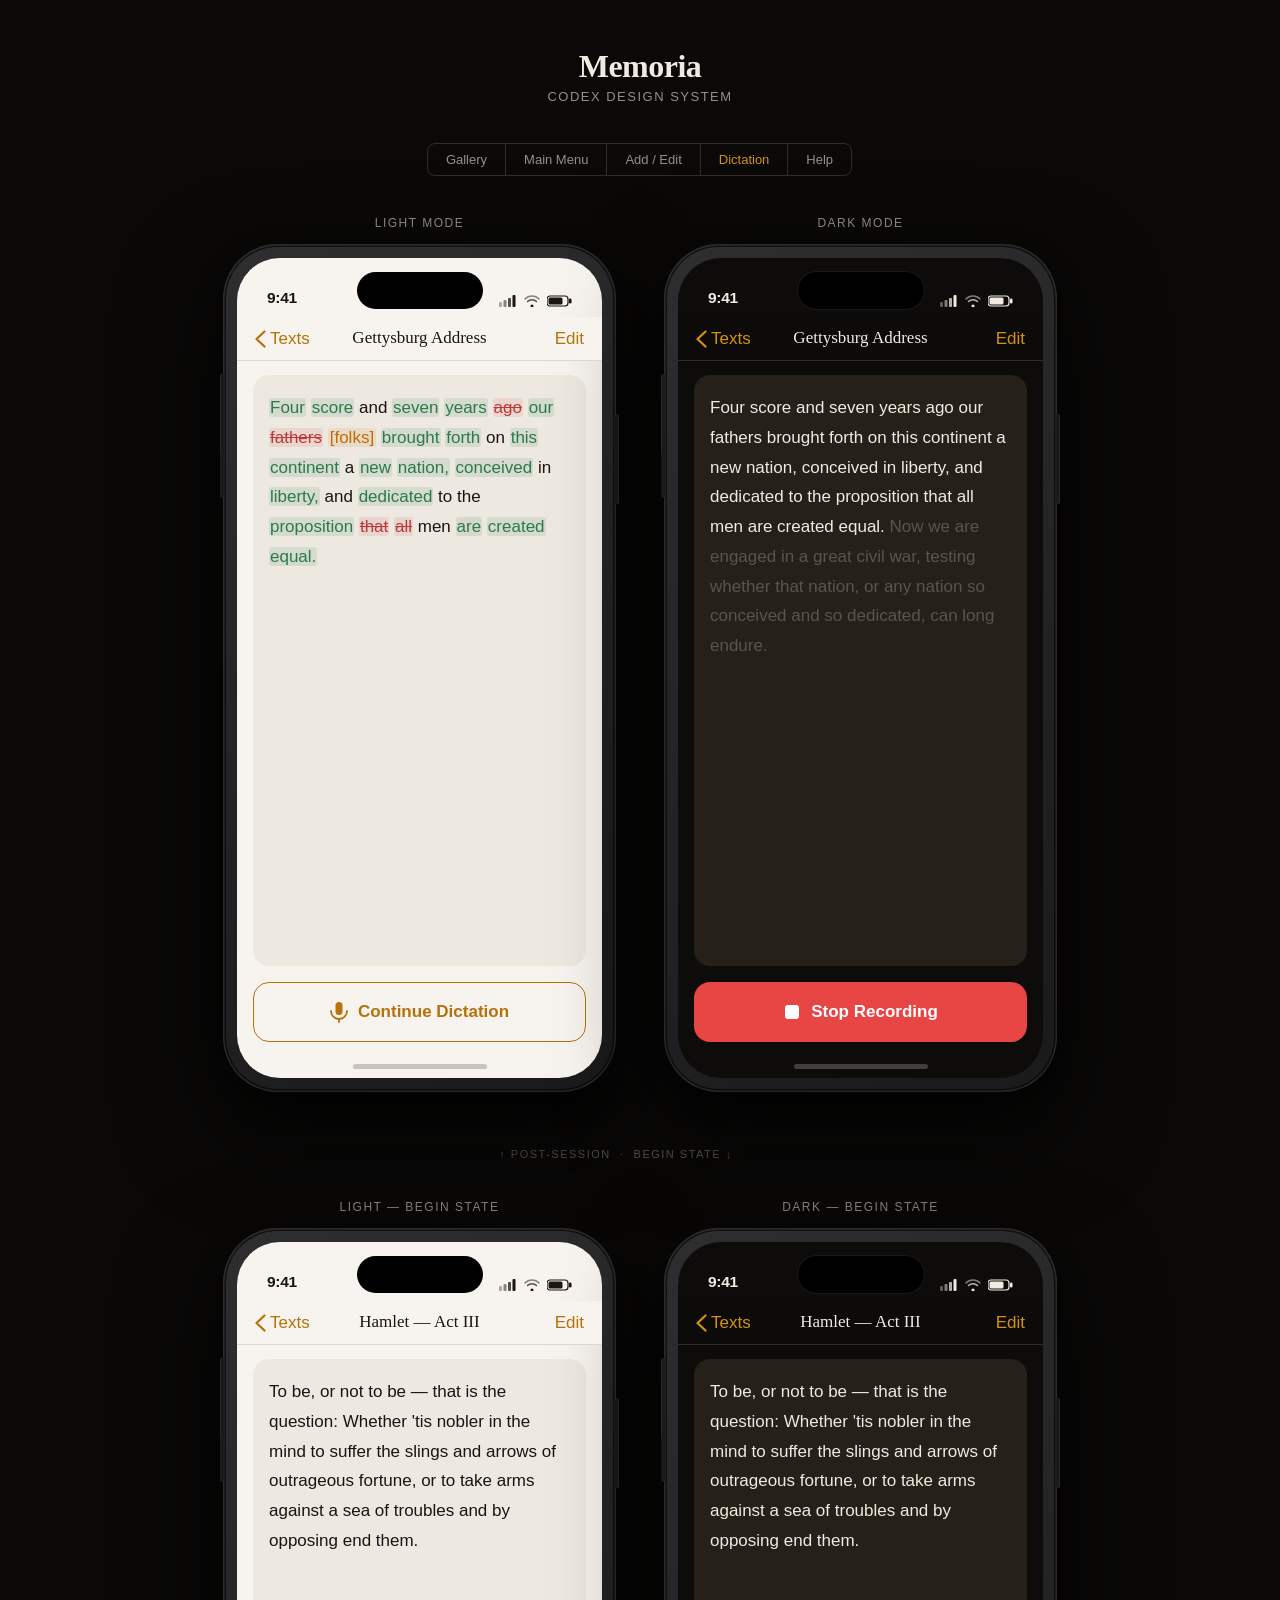
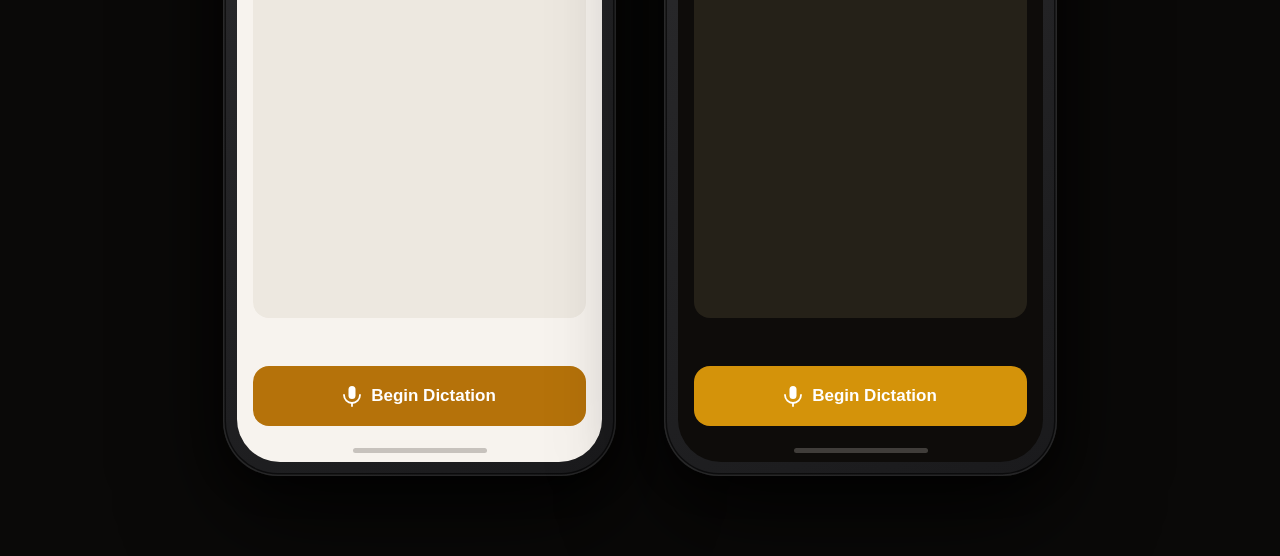
<file: mockups/screen_dictation.html>
<!DOCTYPE html>
<html lang="en">
<head>
<meta charset="UTF-8">
<meta name="viewport" content="width=device-width, initial-scale=1.0">
<title>Memoria — Dictation</title>
<link rel="stylesheet" href="shared.css">
<style>
body { display: flex; flex-direction: column; align-items: center; padding: 48px 24px 80px; gap: 40px; }

.page-header { text-align: center; }
.page-header h1 { font-family: ui-serif, Georgia, serif; font-size: 32px; font-weight: 600; color: #F0EAE1; letter-spacing: -.5px; }
.page-header p { font-size: 13px; color: #988E83; margin-top: 4px; letter-spacing: 1.5px; text-transform: uppercase; }

.phone-pair { display: flex; gap: 48px; align-items: flex-start; }
.phone-col { display: flex; flex-direction: column; align-items: center; gap: 14px; }
.mode-label { font-size: 12px; color: #988E83; letter-spacing: 1.5px; text-transform: uppercase; font-weight: 500; }

.screen-nav { display: flex; gap: 0; justify-content: center; flex-wrap: wrap; }
.screen-nav a {
  padding: 8px 18px; font-size: 13px; color: #988E83; text-decoration: none;
  border: 1px solid #302C26; margin: -1px 0 0 -1px; background: transparent;
  transition: color .15s, background .15s; font-family: -apple-system, sans-serif;
}
.screen-nav a:first-child { border-radius: 8px 0 0 8px; }
.screen-nav a:last-child { border-radius: 0 8px 8px 0; }
.screen-nav a:hover { color: #D4930A; background: rgba(212,147,10,.08); }
.screen-nav a.current { color: #D4930A; }

/* Screen layout */
.dictation-body {
  flex: 1;
  padding: 14px 16px 36px;
  display: flex;
  flex-direction: column;
  gap: 16px;
  overflow: hidden;
}

.practice-text-box {
  flex: 1;
  background: var(--surface2);
  border-radius: 16px;
  padding: 18px 16px;
  font-size: 17px;
  line-height: 1.75;
  color: var(--text1);
  overflow-y: auto;
  min-height: 360px;
}
.practice-text-box::-webkit-scrollbar { display: none; }

/* Accuracy ring */
.ring-row {
  display: flex;
  align-items: center;
  justify-content: center;
  gap: 20px;
  padding: 4px 0;
}
.ring-svg-wrap { position: relative; width: 80px; height: 80px; }
.ring-svg-wrap svg { display: block; }
.ring-center {
  position: absolute;
  inset: 0;
  display: flex;
  flex-direction: column;
  align-items: center;
  justify-content: center;
}
.ring-pct {
  font-family: ui-rounded, -apple-system, sans-serif;
  font-size: 22px;
  font-weight: 700;
  color: var(--text1);
  line-height: 1;
}
.ring-label { font-size: 10px; color: var(--text2); text-transform: uppercase; letter-spacing: .5px; margin-top: 1px; }

.ring-stats {
  display: flex;
  flex-direction: column;
  gap: 6px;
}
.ring-stat {
  display: flex;
  align-items: center;
  gap: 8px;
  font-size: 13px;
}
.ring-stat-dot {
  width: 10px; height: 10px;
  border-radius: 5px;
  flex-shrink: 0;
}
.ring-stat-dot.correct { background: var(--correct); }
.ring-stat-dot.missed  { background: var(--missed);  }
.ring-stat-dot.extra   { background: var(--extra);   }
.ring-stat-label { color: var(--text2); }
.ring-stat-count { color: var(--text1); font-weight: 600; margin-left: auto; }

/* State tabs (shows 3 button states side by side in one screen) */
.btn-states-label {
  font-size: 11px;
  color: var(--text3);
  text-align: center;
  letter-spacing: .5px;
  text-transform: uppercase;
}

/* Button pulse during recording */
.light { --record-glow: rgba(214, 59, 59, .35); }
.dark  { --record-glow: rgba(232, 69, 69, .35); }

@keyframes btn-pulse {
  0%, 100% { transform: scale(1);     box-shadow: 0 0 0 0   var(--record-glow); }
  50%      { transform: scale(1.013); box-shadow: 0 0 0 14px rgba(0,0,0,0); }
}
.dictation-btn.recording { animation: btn-pulse 1.8s ease-in-out infinite; }

/* Nav bar two trailing buttons */
.nav-actions { display: flex; gap: 18px; }
</style>
</head>
<body>

<header class="page-header">
  <h1>Memoria</h1>
  <p>Codex Design System</p>
</header>

<nav class="screen-nav">
  <a href="index.html">Gallery</a>
  <a href="screen_main_menu.html">Main Menu</a>
  <a href="screen_add_edit.html">Add / Edit</a>
  <a href="screen_dictation.html" class="current">Dictation</a>
  <a href="screen_help.html">Help</a>
</nav>

<div class="phone-pair">

  <!-- ── LIGHT — post-session with results ── -->
  <div class="phone-col">
    <span class="mode-label">Light Mode</span>
    <div class="phone-frame">
      <div class="phone-screen light">
        <div class="dynamic-island"></div>

        <div class="status-bar">
          <span class="status-time">9:41</span>
          <div class="status-icons">
            <svg width="18" height="12" viewBox="0 0 18 12" fill="currentColor"><rect x="0" y="7" width="3" height="5" rx="1" opacity=".35"/><rect x="4.5" y="5" width="3" height="7" rx="1" opacity=".5"/><rect x="9" y="3" width="3" height="9" rx="1" opacity=".75"/><rect x="13.5" y="0" width="3" height="12" rx="1"/></svg>
            <svg width="16" height="12" viewBox="0 0 16 12" fill="currentColor"><path d="M8 9.5a1.5 1.5 0 110 3 1.5 1.5 0 010-3z"/><path d="M3.5 6.5a6.5 6.5 0 019 0" stroke="currentColor" stroke-width="1.5" fill="none" stroke-linecap="round" opacity=".75"/><path d="M1 4a9.5 9.5 0 0114 0" stroke="currentColor" stroke-width="1.5" fill="none" stroke-linecap="round" opacity=".5"/></svg>
            <svg width="25" height="12" viewBox="0 0 25 12" fill="currentColor"><rect x="0" y="1" width="21" height="10" rx="3" stroke="currentColor" stroke-width="1.2" fill="none"/><rect x="22" y="3.5" width="2.5" height="5" rx="1.2"/><rect x="1.5" y="2.5" width="14" height="7" rx="1.5"/></svg>
          </div>
        </div>

        <div class="nav-bar">
          <span class="nav-back">
            <svg width="11" height="18" viewBox="0 0 11 18" fill="none" stroke="currentColor" stroke-width="2.2" stroke-linecap="round" stroke-linejoin="round"><path d="M9.5 1.5L1.5 9l8 7.5"/></svg>
            Texts
          </span>
          <span class="nav-title">Gettysburg Address</span>
          <div class="nav-actions">
            <span class="nav-action">Edit</span>
          </div>
        </div>

        <div class="dictation-body">
          <!-- Passage text with highlights -->
          <div class="practice-text-box">
            <span class="w-correct">Four</span> <span class="w-correct">score</span> and <span class="w-correct">seven</span> <span class="w-correct">years</span> <span class="w-missed">ago</span> <span class="w-correct">our</span> <span class="w-missed">fathers</span> <span class="w-extra">[folks]</span> <span class="w-correct">brought</span> <span class="w-correct">forth</span> on <span class="w-correct">this</span> <span class="w-correct">continent</span> a <span class="w-correct">new</span> <span class="w-correct">nation,</span> <span class="w-correct">conceived</span> in <span class="w-correct">liberty,</span> and <span class="w-correct">dedicated</span> to the <span class="w-correct">proposition</span> <span class="w-missed">that</span> <span class="w-missed">all</span> men <span class="w-correct">are</span> <span class="w-correct">created</span> <span class="w-correct">equal.</span>
          </div>

          <!-- Dictation button — continue state -->
          <button class="dictation-btn continue">
            <svg width="18" height="22" viewBox="0 0 18 22" fill="currentColor">
              <rect x="5.5" y="1" width="7" height="13" rx="3.5"/>
              <path d="M1 10c0 4.42 3.58 8 8 8s8-3.58 8-8" stroke="currentColor" stroke-width="1.8" fill="none" stroke-linecap="round"/>
              <line x1="9" y1="18" x2="9" y2="21" stroke="currentColor" stroke-width="1.8" stroke-linecap="round"/>
            </svg>
            Continue Dictation
          </button>
        </div>

        <div class="home-indicator"></div>
      </div>
    </div>
  </div>

  <!-- ── DARK — active recording state ── -->
  <div class="phone-col">
    <span class="mode-label">Dark Mode</span>
    <div class="phone-frame">
      <div class="phone-screen dark">
        <div class="dynamic-island"></div>

        <div class="status-bar">
          <span class="status-time">9:41</span>
          <div class="status-icons">
            <svg width="18" height="12" viewBox="0 0 18 12" fill="currentColor"><rect x="0" y="7" width="3" height="5" rx="1" opacity=".35"/><rect x="4.5" y="5" width="3" height="7" rx="1" opacity=".5"/><rect x="9" y="3" width="3" height="9" rx="1" opacity=".75"/><rect x="13.5" y="0" width="3" height="12" rx="1"/></svg>
            <svg width="16" height="12" viewBox="0 0 16 12" fill="currentColor"><path d="M8 9.5a1.5 1.5 0 110 3 1.5 1.5 0 010-3z"/><path d="M3.5 6.5a6.5 6.5 0 019 0" stroke="currentColor" stroke-width="1.5" fill="none" stroke-linecap="round" opacity=".75"/><path d="M1 4a9.5 9.5 0 0114 0" stroke="currentColor" stroke-width="1.5" fill="none" stroke-linecap="round" opacity=".5"/></svg>
            <svg width="25" height="12" viewBox="0 0 25 12" fill="currentColor"><rect x="0" y="1" width="21" height="10" rx="3" stroke="currentColor" stroke-width="1.2" fill="none"/><rect x="22" y="3.5" width="2.5" height="5" rx="1.2"/><rect x="1.5" y="2.5" width="14" height="7" rx="1.5"/></svg>
          </div>
        </div>

        <div class="nav-bar">
          <span class="nav-back">
            <svg width="11" height="18" viewBox="0 0 11 18" fill="none" stroke="currentColor" stroke-width="2.2" stroke-linecap="round" stroke-linejoin="round"><path d="M9.5 1.5L1.5 9l8 7.5"/></svg>
            Texts
          </span>
          <span class="nav-title">Gettysburg Address</span>
          <div class="nav-actions">
            <span class="nav-action">Edit</span>
          </div>
        </div>

        <div class="dictation-body">
          <!-- Text area — plain during recording -->
          <div class="practice-text-box">
            Four score and seven years ago our fathers brought forth on this continent a new nation, conceived in liberty, and dedicated to the proposition that all men are created equal.

            <span style="color:var(--text3)">Now we are engaged in a great civil war, testing whether that nation, or any nation so conceived and so dedicated, can long endure.</span>
          </div>

          <!-- Dictation button — stop/recording state (pulses to signal active recording) -->
          <button class="dictation-btn recording">
            <svg width="18" height="18" viewBox="0 0 18 18" fill="currentColor">
              <rect x="2" y="2" width="14" height="14" rx="3"/>
            </svg>
            Stop Recording
          </button>
        </div>

        <div class="home-indicator"></div>
      </div>
    </div>
  </div>

</div><!-- phone-pair -->

<!-- Second pair showing Begin state -->
<div class="phone-pair" style="margin-top: 16px;">

  <!-- Ready/Begin state (light) -->
  <div class="phone-col">
    <span class="mode-label" style="color:#5A5450; font-size:11px;">↑ Post-session &nbsp;·&nbsp; Begin state ↓</span>
  </div>
  <div class="phone-col"></div>

</div>

<div class="phone-pair">
  <div class="phone-col">
    <span class="mode-label">Light — Begin State</span>
    <div class="phone-frame">
      <div class="phone-screen light">
        <div class="dynamic-island"></div>
        <div class="status-bar">
          <span class="status-time">9:41</span>
          <div class="status-icons">
            <svg width="18" height="12" viewBox="0 0 18 12" fill="currentColor"><rect x="0" y="7" width="3" height="5" rx="1" opacity=".35"/><rect x="4.5" y="5" width="3" height="7" rx="1" opacity=".5"/><rect x="9" y="3" width="3" height="9" rx="1" opacity=".75"/><rect x="13.5" y="0" width="3" height="12" rx="1"/></svg>
            <svg width="16" height="12" viewBox="0 0 16 12" fill="currentColor"><path d="M8 9.5a1.5 1.5 0 110 3 1.5 1.5 0 010-3z"/><path d="M3.5 6.5a6.5 6.5 0 019 0" stroke="currentColor" stroke-width="1.5" fill="none" stroke-linecap="round" opacity=".75"/><path d="M1 4a9.5 9.5 0 0114 0" stroke="currentColor" stroke-width="1.5" fill="none" stroke-linecap="round" opacity=".5"/></svg>
            <svg width="25" height="12" viewBox="0 0 25 12" fill="currentColor"><rect x="0" y="1" width="21" height="10" rx="3" stroke="currentColor" stroke-width="1.2" fill="none"/><rect x="22" y="3.5" width="2.5" height="5" rx="1.2"/><rect x="1.5" y="2.5" width="14" height="7" rx="1.5"/></svg>
          </div>
        </div>
        <div class="nav-bar">
          <span class="nav-back"><svg width="11" height="18" viewBox="0 0 11 18" fill="none" stroke="currentColor" stroke-width="2.2" stroke-linecap="round" stroke-linejoin="round"><path d="M9.5 1.5L1.5 9l8 7.5"/></svg>Texts</span>
          <span class="nav-title">Hamlet — Act III</span>
          <span class="nav-action">Edit</span>
        </div>
        <div class="dictation-body">
          <div class="practice-text-box">
            To be, or not to be — that is the question: Whether 'tis nobler in the mind to suffer the slings and arrows of outrageous fortune, or to take arms against a sea of troubles and by opposing end them.
          </div>
          <div style="height:16px;"></div>
          <button class="dictation-btn ready">
            <svg width="18" height="22" viewBox="0 0 18 22" fill="currentColor"><rect x="5.5" y="1" width="7" height="13" rx="3.5"/><path d="M1 10c0 4.42 3.58 8 8 8s8-3.58 8-8" stroke="white" stroke-width="1.8" fill="none" stroke-linecap="round"/><line x1="9" y1="18" x2="9" y2="21" stroke="white" stroke-width="1.8" stroke-linecap="round"/></svg>
            Begin Dictation
          </button>
        </div>
        <div class="home-indicator"></div>
      </div>
    </div>
  </div>

  <div class="phone-col">
    <span class="mode-label">Dark — Begin State</span>
    <div class="phone-frame">
      <div class="phone-screen dark">
        <div class="dynamic-island"></div>
        <div class="status-bar">
          <span class="status-time">9:41</span>
          <div class="status-icons">
            <svg width="18" height="12" viewBox="0 0 18 12" fill="currentColor"><rect x="0" y="7" width="3" height="5" rx="1" opacity=".35"/><rect x="4.5" y="5" width="3" height="7" rx="1" opacity=".5"/><rect x="9" y="3" width="3" height="9" rx="1" opacity=".75"/><rect x="13.5" y="0" width="3" height="12" rx="1"/></svg>
            <svg width="16" height="12" viewBox="0 0 16 12" fill="currentColor"><path d="M8 9.5a1.5 1.5 0 110 3 1.5 1.5 0 010-3z"/><path d="M3.5 6.5a6.5 6.5 0 019 0" stroke="currentColor" stroke-width="1.5" fill="none" stroke-linecap="round" opacity=".75"/><path d="M1 4a9.5 9.5 0 0114 0" stroke="currentColor" stroke-width="1.5" fill="none" stroke-linecap="round" opacity=".5"/></svg>
            <svg width="25" height="12" viewBox="0 0 25 12" fill="currentColor"><rect x="0" y="1" width="21" height="10" rx="3" stroke="currentColor" stroke-width="1.2" fill="none"/><rect x="22" y="3.5" width="2.5" height="5" rx="1.2"/><rect x="1.5" y="2.5" width="14" height="7" rx="1.5"/></svg>
          </div>
        </div>
        <div class="nav-bar">
          <span class="nav-back"><svg width="11" height="18" viewBox="0 0 11 18" fill="none" stroke="currentColor" stroke-width="2.2" stroke-linecap="round" stroke-linejoin="round"><path d="M9.5 1.5L1.5 9l8 7.5"/></svg>Texts</span>
          <span class="nav-title">Hamlet — Act III</span>
          <span class="nav-action">Edit</span>
        </div>
        <div class="dictation-body">
          <div class="practice-text-box">
            To be, or not to be — that is the question: Whether 'tis nobler in the mind to suffer the slings and arrows of outrageous fortune, or to take arms against a sea of troubles and by opposing end them.
          </div>
          <div style="height:16px;"></div>
          <button class="dictation-btn ready">
            <svg width="18" height="22" viewBox="0 0 18 22" fill="currentColor"><rect x="5.5" y="1" width="7" height="13" rx="3.5"/><path d="M1 10c0 4.42 3.58 8 8 8s8-3.58 8-8" stroke="white" stroke-width="1.8" fill="none" stroke-linecap="round"/><line x1="9" y1="18" x2="9" y2="21" stroke="white" stroke-width="1.8" stroke-linecap="round"/></svg>
            Begin Dictation
          </button>
        </div>
        <div class="home-indicator"></div>
      </div>
    </div>
  </div>
</div>

</body>
</html>
</file>
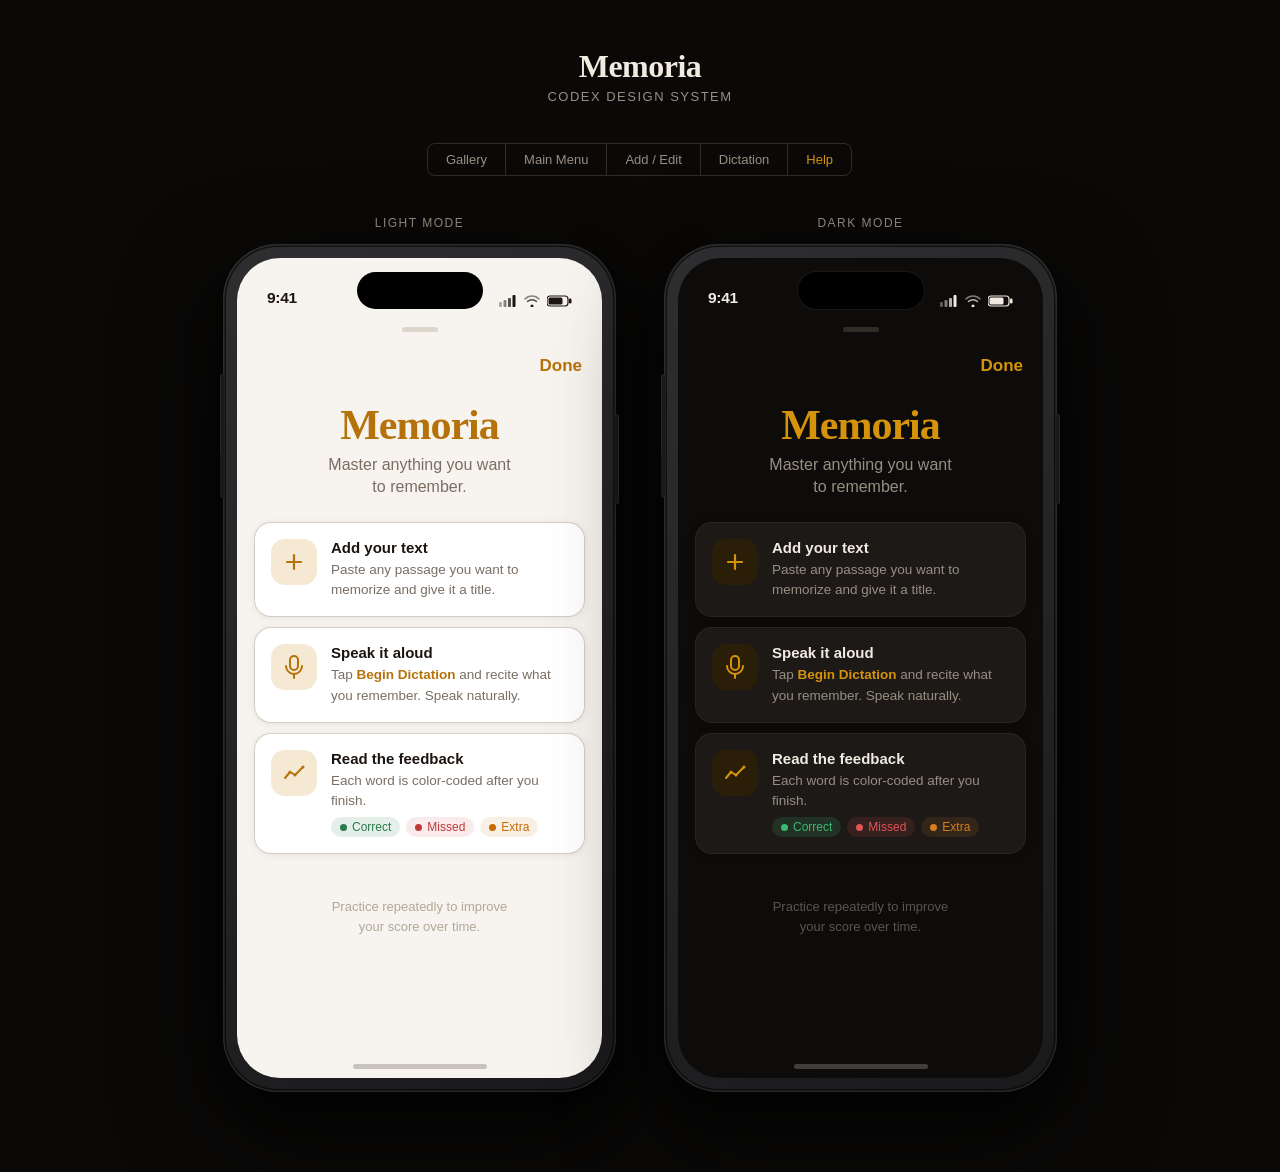
<file: mockups/screen_help.html>
<!DOCTYPE html>
<html lang="en">
<head>
<meta charset="UTF-8">
<meta name="viewport" content="width=device-width, initial-scale=1.0">
<title>Memoria — Help</title>
<link rel="stylesheet" href="shared.css">
<style>
body { display: flex; flex-direction: column; align-items: center; padding: 48px 24px 80px; gap: 40px; }

.page-header { text-align: center; }
.page-header h1 { font-family: ui-serif, Georgia, serif; font-size: 32px; font-weight: 600; color: #F0EAE1; letter-spacing: -.5px; }
.page-header p { font-size: 13px; color: #988E83; margin-top: 4px; letter-spacing: 1.5px; text-transform: uppercase; }

.phone-pair { display: flex; gap: 48px; align-items: flex-start; }
.phone-col { display: flex; flex-direction: column; align-items: center; gap: 14px; }
.mode-label { font-size: 12px; color: #988E83; letter-spacing: 1.5px; text-transform: uppercase; font-weight: 500; }

.screen-nav { display: flex; gap: 0; justify-content: center; flex-wrap: wrap; }
.screen-nav a {
  padding: 8px 18px; font-size: 13px; color: #988E83; text-decoration: none;
  border: 1px solid #302C26; margin: -1px 0 0 -1px; background: transparent;
  transition: color .15s, background .15s; font-family: -apple-system, sans-serif;
}
.screen-nav a:first-child { border-radius: 8px 0 0 8px; }
.screen-nav a:last-child { border-radius: 0 8px 8px 0; }
.screen-nav a:hover { color: #D4930A; background: rgba(212,147,10,.08); }
.screen-nav a.current { color: #D4930A; }

/* Help sheet is presented without a nav bar — it's a modal sheet */
.sheet-top {
  padding: 20px 20px 0;
  display: flex;
  justify-content: flex-end;
}
.done-btn {
  font-size: 17px;
  font-weight: 600;
  color: var(--accent);
  background: none;
  border: none;
  cursor: pointer;
  padding: 4px 0;
}

.help-hero {
  text-align: center;
  padding: 24px 28px 20px;
}
.help-wordmark {
  font-family: ui-serif, Georgia, 'Times New Roman', serif;
  font-size: 42px;
  font-weight: 600;
  color: var(--accent);
  letter-spacing: -1px;
  line-height: 1;
}
.help-tagline {
  font-size: 16px;
  color: var(--text2);
  margin-top: 8px;
  line-height: 1.4;
}

.help-steps {
  padding: 4px 18px 40px;
  display: flex;
  flex-direction: column;
  gap: 12px;
}

.step-card {
  background: var(--surface);
  border-radius: 16px;
  padding: 16px;
  display: flex;
  gap: 14px;
  align-items: flex-start;
  box-shadow: 0 1px 8px var(--shadow), 0 0 0 1px var(--border);
}
.step-icon-wrap {
  width: 46px;
  height: 46px;
  border-radius: 14px;
  background: var(--accent-tint);
  display: flex;
  align-items: center;
  justify-content: center;
  flex-shrink: 0;
}
.step-icon-wrap svg { color: var(--accent); }
.step-content { flex: 1; }
.step-title {
  font-size: 15px;
  font-weight: 600;
  color: var(--text1);
  margin-bottom: 4px;
}
.step-desc {
  font-size: 13.5px;
  color: var(--text2);
  line-height: 1.5;
}

/* Color legend */
.color-legend {
  display: flex;
  gap: 6px;
  margin-top: 6px;
  flex-wrap: wrap;
}
.legend-chip {
  display: flex;
  align-items: center;
  gap: 5px;
  font-size: 12px;
  font-weight: 500;
  padding: 3px 9px;
  border-radius: 20px;
}
.legend-chip.correct { color: var(--correct); background: var(--correct-bg); }
.legend-chip.missed  { color: var(--missed);  background: var(--missed-bg);  }
.legend-chip.extra   { color: var(--extra);   background: var(--extra-bg);   }
.chip-dot {
  width: 7px; height: 7px;
  border-radius: 50%;
  background: currentColor;
}

/* Sheet handle pill */
.sheet-handle {
  width: 36px;
  height: 5px;
  border-radius: 3px;
  background: var(--border);
  margin: 10px auto 0;
}

.help-footer {
  padding: 4px 28px 32px;
  text-align: center;
}
.help-footer p {
  font-size: 13px;
  color: var(--text3);
  line-height: 1.5;
}

/* Light/dark sheet background (sheets sit on top of the app) */
.phone-screen.light { background: var(--bg); }
.phone-screen.dark  { background: var(--bg); }
</style>
</head>
<body>

<header class="page-header">
  <h1>Memoria</h1>
  <p>Codex Design System</p>
</header>

<nav class="screen-nav">
  <a href="index.html">Gallery</a>
  <a href="screen_main_menu.html">Main Menu</a>
  <a href="screen_add_edit.html">Add / Edit</a>
  <a href="screen_dictation.html">Dictation</a>
  <a href="screen_help.html" class="current">Help</a>
</nav>

<div class="phone-pair">

  <!-- ── LIGHT ── -->
  <div class="phone-col">
    <span class="mode-label">Light Mode</span>
    <div class="phone-frame">
      <div class="phone-screen light">
        <div class="dynamic-island"></div>

        <div class="status-bar">
          <span class="status-time">9:41</span>
          <div class="status-icons">
            <svg width="18" height="12" viewBox="0 0 18 12" fill="currentColor"><rect x="0" y="7" width="3" height="5" rx="1" opacity=".35"/><rect x="4.5" y="5" width="3" height="7" rx="1" opacity=".5"/><rect x="9" y="3" width="3" height="9" rx="1" opacity=".75"/><rect x="13.5" y="0" width="3" height="12" rx="1"/></svg>
            <svg width="16" height="12" viewBox="0 0 16 12" fill="currentColor"><path d="M8 9.5a1.5 1.5 0 110 3 1.5 1.5 0 010-3z"/><path d="M3.5 6.5a6.5 6.5 0 019 0" stroke="currentColor" stroke-width="1.5" fill="none" stroke-linecap="round" opacity=".75"/><path d="M1 4a9.5 9.5 0 0114 0" stroke="currentColor" stroke-width="1.5" fill="none" stroke-linecap="round" opacity=".5"/></svg>
            <svg width="25" height="12" viewBox="0 0 25 12" fill="currentColor"><rect x="0" y="1" width="21" height="10" rx="3" stroke="currentColor" stroke-width="1.2" fill="none"/><rect x="22" y="3.5" width="2.5" height="5" rx="1.2"/><rect x="1.5" y="2.5" width="14" height="7" rx="1.5"/></svg>
          </div>
        </div>

        <!-- Sheet handle (simulates a presented sheet) -->
        <div class="sheet-handle"></div>

        <!-- Done button -->
        <div class="sheet-top">
          <button class="done-btn">Done</button>
        </div>

        <!-- Hero -->
        <div class="help-hero">
          <div class="help-wordmark">Memoria</div>
          <p class="help-tagline">Master anything you want<br>to remember.</p>
        </div>

        <!-- Steps -->
        <div class="help-steps">

          <div class="step-card">
            <div class="step-icon-wrap">
              <!-- Plus / add icon -->
              <svg width="22" height="22" viewBox="0 0 22 22" fill="none" stroke="currentColor" stroke-width="2.2" stroke-linecap="round">
                <line x1="11" y1="4" x2="11" y2="18"/>
                <line x1="4" y1="11" x2="18" y2="11"/>
              </svg>
            </div>
            <div class="step-content">
              <div class="step-title">Add your text</div>
              <div class="step-desc">Paste any passage you want to memorize and give it a title.</div>
            </div>
          </div>

          <div class="step-card">
            <div class="step-icon-wrap">
              <!-- Mic icon -->
              <svg width="20" height="24" viewBox="0 0 20 24" fill="none" stroke="currentColor" stroke-width="2" stroke-linecap="round">
                <rect x="6" y="1" width="8" height="14" rx="4"/>
                <path d="M2 11c0 4.42 3.58 8 8 8s8-3.58 8-8"/>
                <line x1="10" y1="19" x2="10" y2="23"/>
              </svg>
            </div>
            <div class="step-content">
              <div class="step-title">Speak it aloud</div>
              <div class="step-desc">Tap <strong style="color:var(--accent)">Begin Dictation</strong> and recite what you remember. Speak naturally.</div>
            </div>
          </div>

          <div class="step-card">
            <div class="step-icon-wrap">
              <!-- Chart / feedback icon -->
              <svg width="22" height="22" viewBox="0 0 22 22" fill="none" stroke="currentColor" stroke-width="2" stroke-linecap="round" stroke-linejoin="round">
                <polyline points="2,16 7,10 12,13 20,5"/>
                <circle cx="7" cy="10" r="1.5" fill="currentColor" stroke="none"/>
                <circle cx="12" cy="13" r="1.5" fill="currentColor" stroke="none"/>
                <circle cx="20" cy="5" r="1.5" fill="currentColor" stroke="none"/>
              </svg>
            </div>
            <div class="step-content">
              <div class="step-title">Read the feedback</div>
              <div class="step-desc">Each word is color-coded after you finish.</div>
              <div class="color-legend">
                <span class="legend-chip correct"><span class="chip-dot"></span>Correct</span>
                <span class="legend-chip missed"><span class="chip-dot"></span>Missed</span>
                <span class="legend-chip extra"><span class="chip-dot"></span>Extra</span>
              </div>
            </div>
          </div>

        </div>

        <div class="help-footer">
          <p>Practice repeatedly to improve<br>your score over time.</p>
        </div>

        <div class="home-indicator"></div>
      </div>
    </div>
  </div>

  <!-- ── DARK ── -->
  <div class="phone-col">
    <span class="mode-label">Dark Mode</span>
    <div class="phone-frame">
      <div class="phone-screen dark">
        <div class="dynamic-island"></div>

        <div class="status-bar">
          <span class="status-time">9:41</span>
          <div class="status-icons">
            <svg width="18" height="12" viewBox="0 0 18 12" fill="currentColor"><rect x="0" y="7" width="3" height="5" rx="1" opacity=".35"/><rect x="4.5" y="5" width="3" height="7" rx="1" opacity=".5"/><rect x="9" y="3" width="3" height="9" rx="1" opacity=".75"/><rect x="13.5" y="0" width="3" height="12" rx="1"/></svg>
            <svg width="16" height="12" viewBox="0 0 16 12" fill="currentColor"><path d="M8 9.5a1.5 1.5 0 110 3 1.5 1.5 0 010-3z"/><path d="M3.5 6.5a6.5 6.5 0 019 0" stroke="currentColor" stroke-width="1.5" fill="none" stroke-linecap="round" opacity=".75"/><path d="M1 4a9.5 9.5 0 0114 0" stroke="currentColor" stroke-width="1.5" fill="none" stroke-linecap="round" opacity=".5"/></svg>
            <svg width="25" height="12" viewBox="0 0 25 12" fill="currentColor"><rect x="0" y="1" width="21" height="10" rx="3" stroke="currentColor" stroke-width="1.2" fill="none"/><rect x="22" y="3.5" width="2.5" height="5" rx="1.2"/><rect x="1.5" y="2.5" width="14" height="7" rx="1.5"/></svg>
          </div>
        </div>

        <div class="sheet-handle"></div>

        <div class="sheet-top">
          <button class="done-btn">Done</button>
        </div>

        <div class="help-hero">
          <div class="help-wordmark">Memoria</div>
          <p class="help-tagline">Master anything you want<br>to remember.</p>
        </div>

        <div class="help-steps">

          <div class="step-card">
            <div class="step-icon-wrap">
              <svg width="22" height="22" viewBox="0 0 22 22" fill="none" stroke="currentColor" stroke-width="2.2" stroke-linecap="round"><line x1="11" y1="4" x2="11" y2="18"/><line x1="4" y1="11" x2="18" y2="11"/></svg>
            </div>
            <div class="step-content">
              <div class="step-title">Add your text</div>
              <div class="step-desc">Paste any passage you want to memorize and give it a title.</div>
            </div>
          </div>

          <div class="step-card">
            <div class="step-icon-wrap">
              <svg width="20" height="24" viewBox="0 0 20 24" fill="none" stroke="currentColor" stroke-width="2" stroke-linecap="round"><rect x="6" y="1" width="8" height="14" rx="4"/><path d="M2 11c0 4.42 3.58 8 8 8s8-3.58 8-8"/><line x1="10" y1="19" x2="10" y2="23"/></svg>
            </div>
            <div class="step-content">
              <div class="step-title">Speak it aloud</div>
              <div class="step-desc">Tap <strong style="color:var(--accent)">Begin Dictation</strong> and recite what you remember. Speak naturally.</div>
            </div>
          </div>

          <div class="step-card">
            <div class="step-icon-wrap">
              <svg width="22" height="22" viewBox="0 0 22 22" fill="none" stroke="currentColor" stroke-width="2" stroke-linecap="round" stroke-linejoin="round"><polyline points="2,16 7,10 12,13 20,5"/><circle cx="7" cy="10" r="1.5" fill="currentColor" stroke="none"/><circle cx="12" cy="13" r="1.5" fill="currentColor" stroke="none"/><circle cx="20" cy="5" r="1.5" fill="currentColor" stroke="none"/></svg>
            </div>
            <div class="step-content">
              <div class="step-title">Read the feedback</div>
              <div class="step-desc">Each word is color-coded after you finish.</div>
              <div class="color-legend">
                <span class="legend-chip correct"><span class="chip-dot"></span>Correct</span>
                <span class="legend-chip missed"><span class="chip-dot"></span>Missed</span>
                <span class="legend-chip extra"><span class="chip-dot"></span>Extra</span>
              </div>
            </div>
          </div>

        </div>

        <div class="help-footer">
          <p>Practice repeatedly to improve<br>your score over time.</p>
        </div>

        <div class="home-indicator"></div>
      </div>
    </div>
  </div>

</div><!-- phone-pair -->

</body>
</html>
</file>
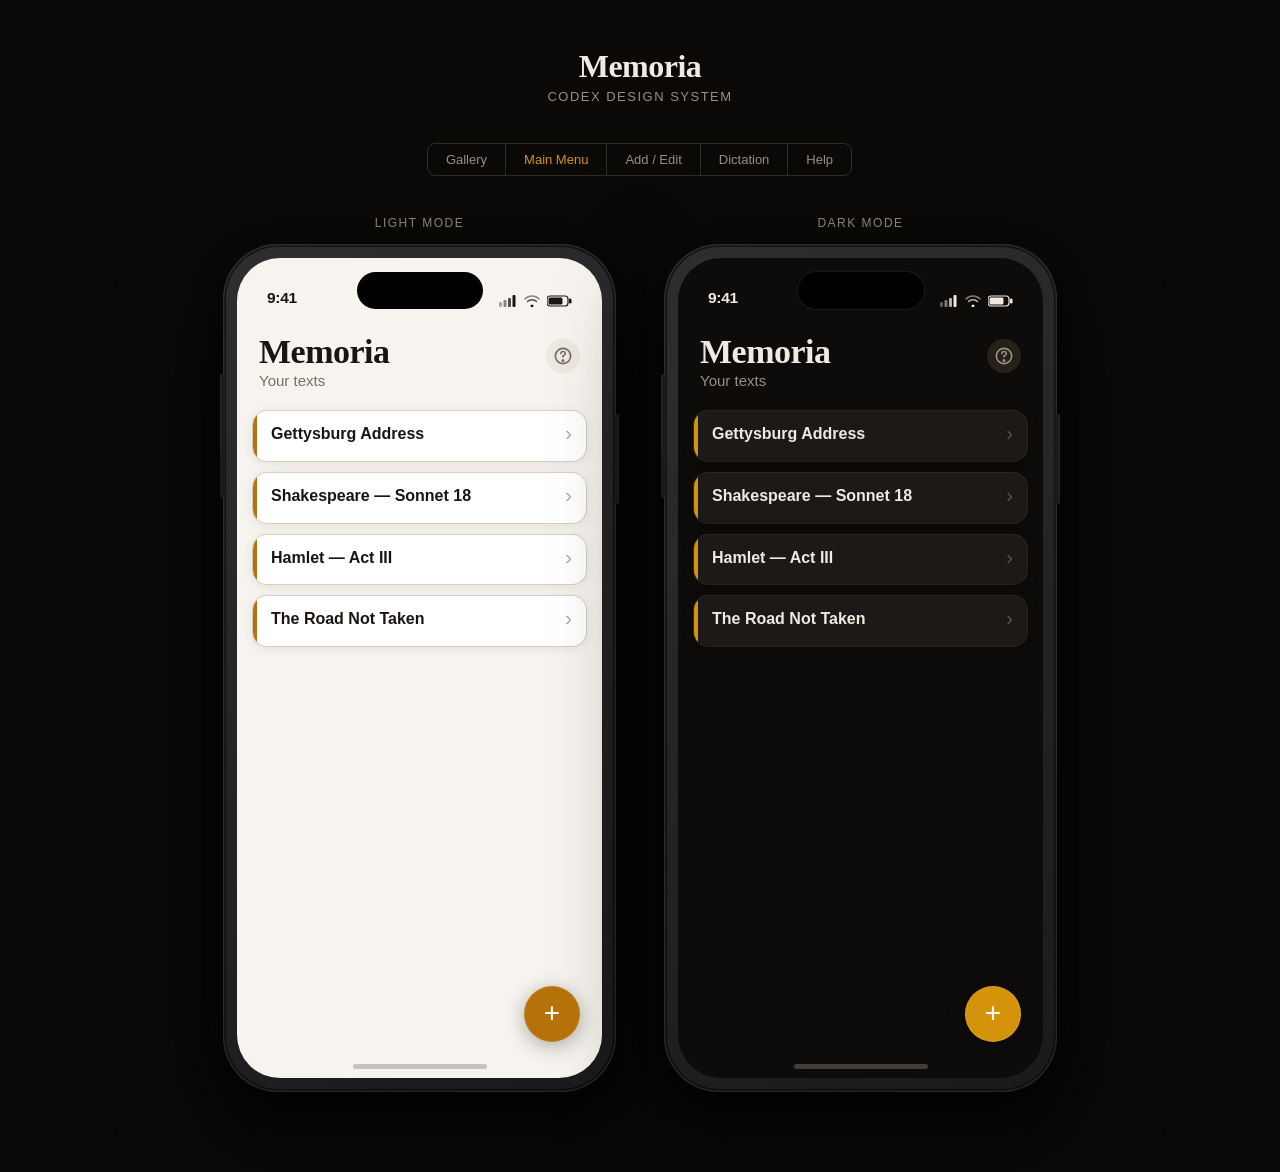
<file: mockups/screen_main_menu.html>
<!DOCTYPE html>
<html lang="en">
<head>
<meta charset="UTF-8">
<meta name="viewport" content="width=device-width, initial-scale=1.0">
<title>Memoria — Main Menu</title>
<link rel="stylesheet" href="shared.css">
<style>
body { display: flex; flex-direction: column; align-items: center; padding: 48px 24px 80px; gap: 40px; }

.page-header { text-align: center; }
.page-header h1 {
  font-family: ui-serif, Georgia, serif;
  font-size: 32px; font-weight: 600;
  color: #F0EAE1; letter-spacing: -.5px;
}
.page-header p { font-size: 13px; color: #988E83; margin-top: 4px; letter-spacing: 1.5px; text-transform: uppercase; }

.toggle-row { display: flex; gap: 0; border-radius: 10px; overflow: hidden; border: 1px solid #302C26; }
.toggle-btn {
  padding: 8px 28px; font-size: 14px; font-weight: 500; cursor: pointer;
  background: transparent; color: #988E83; border: none; transition: all .15s;
  font-family: -apple-system, sans-serif;
}
.toggle-btn.active { background: #D4930A; color: #fff; }

.phone-pair { display: flex; gap: 48px; align-items: flex-start; }
.phone-col { display: flex; flex-direction: column; align-items: center; gap: 14px; }
.mode-label { font-size: 12px; color: #988E83; letter-spacing: 1.5px; text-transform: uppercase; font-weight: 500; }

.nav-pill-row {
  display: flex;
  align-items: center;
  padding: 0 20px;
  height: 44px;
  border-bottom: 1px solid var(--border);
  flex-shrink: 0;
}
.nav-pill-row .edit-btn { color: var(--accent); font-size: 17px; font-weight: 400; margin-left: auto; }

.custom-header {
  padding: 18px 22px 14px;
  display: flex;
  align-items: flex-start;
  justify-content: space-between;
  flex-shrink: 0;
}
.wordmark {
  font-family: ui-serif, Georgia, 'Times New Roman', serif;
  font-size: 34px;
  font-weight: 600;
  color: var(--text1);
  letter-spacing: -.5px;
  line-height: 1;
}
.header-sub {
  font-size: 15px;
  color: var(--text2);
  margin-top: 3px;
  font-weight: 400;
}
.help-btn {
  width: 34px; height: 34px;
  border-radius: 17px;
  background: var(--surface2);
  border: none;
  display: flex; align-items: center; justify-content: center;
  cursor: pointer;
  margin-top: 4px;
  flex-shrink: 0;
}
.help-btn svg { color: var(--text2); }

.list-area {
  flex: 1;
  padding: 8px 16px 120px;
  display: flex;
  flex-direction: column;
  gap: 12px;
  overflow-y: auto;
}
.list-area::-webkit-scrollbar { display: none; }

.empty-state {
  flex: 1;
  display: flex;
  flex-direction: column;
  align-items: center;
  justify-content: center;
  gap: 16px;
  padding: 60px 40px;
}
.empty-icon {
  font-size: 64px;
  opacity: .25;
}
.empty-title { font-size: 20px; font-weight: 600; color: var(--text1); text-align: center; }
.empty-sub { font-size: 15px; color: var(--text2); text-align: center; line-height: 1.5; }

/* Link nav */
.screen-nav { display: flex; gap: 0; justify-content: center; flex-wrap: wrap; }
.screen-nav a {
  padding: 8px 18px; font-size: 13px; color: #988E83; text-decoration: none;
  border: 1px solid #302C26; margin: -1px 0 0 -1px; background: transparent;
  transition: color .15s, background .15s;
  font-family: -apple-system, sans-serif;
}
.screen-nav a:first-child { border-radius: 8px 0 0 8px; }
.screen-nav a:last-child { border-radius: 0 8px 8px 0; }
.screen-nav a:hover { color: #D4930A; background: rgba(212,147,10,.08); }
.screen-nav a.current { color: #D4930A; }

.back-link {
  color: #988E83; font-size: 13px; text-decoration: none;
  font-family: -apple-system, sans-serif;
  display: flex; align-items: center; gap: 4px;
}
.back-link:hover { color: #D4930A; }
</style>
</head>
<body>

<header class="page-header">
  <h1>Memoria</h1>
  <p>Codex Design System</p>
</header>

<nav class="screen-nav">
  <a href="index.html">Gallery</a>
  <a href="screen_main_menu.html" class="current">Main Menu</a>
  <a href="screen_add_edit.html">Add / Edit</a>
  <a href="screen_dictation.html">Dictation</a>
  <a href="screen_help.html">Help</a>
</nav>

<div class="phone-pair" id="pair">

  <!-- ── LIGHT ── -->
  <div class="phone-col">
    <span class="mode-label">Light Mode</span>
    <div class="phone-frame">
      <div class="phone-screen light" id="screen-light">
        <div class="dynamic-island"></div>

        <!-- Status bar -->
        <div class="status-bar">
          <span class="status-time">9:41</span>
          <div class="status-icons">
            <!-- Signal -->
            <svg width="18" height="12" viewBox="0 0 18 12" fill="currentColor">
              <rect x="0" y="7" width="3" height="5" rx="1" opacity=".35"/>
              <rect x="4.5" y="5" width="3" height="7" rx="1" opacity=".5"/>
              <rect x="9" y="3" width="3" height="9" rx="1" opacity=".75"/>
              <rect x="13.5" y="0" width="3" height="12" rx="1"/>
            </svg>
            <!-- WiFi -->
            <svg width="16" height="12" viewBox="0 0 16 12" fill="currentColor">
              <path d="M8 9.5a1.5 1.5 0 110 3 1.5 1.5 0 010-3z"/>
              <path d="M3.5 6.5a6.5 6.5 0 019 0" stroke="currentColor" stroke-width="1.5" fill="none" stroke-linecap="round" opacity=".75"/>
              <path d="M1 4a9.5 9.5 0 0114 0" stroke="currentColor" stroke-width="1.5" fill="none" stroke-linecap="round" opacity=".5"/>
            </svg>
            <!-- Battery -->
            <svg width="25" height="12" viewBox="0 0 25 12" fill="currentColor">
              <rect x="0" y="1" width="21" height="10" rx="3" stroke="currentColor" stroke-width="1.2" fill="none"/>
              <rect x="22" y="3.5" width="2.5" height="5" rx="1.2"/>
              <rect x="1.5" y="2.5" width="14" height="7" rx="1.5"/>
            </svg>
          </div>
        </div>

        <!-- Custom header -->
        <div class="custom-header">
          <div>
            <div class="wordmark">Memoria</div>
            <div class="header-sub">Your texts</div>
          </div>
          <button class="help-btn">
            <svg width="18" height="18" viewBox="0 0 20 20" fill="none" stroke="currentColor" stroke-width="1.8" stroke-linecap="round">
              <circle cx="10" cy="10" r="8.5"/>
              <path d="M7.5 7.5c0-1.38 1.12-2.5 2.5-2.5s2.5 1.12 2.5 2.5c0 1.5-1.5 2-2.5 2.5v1"/>
              <circle cx="10" cy="15" r=".8" fill="currentColor"/>
            </svg>
          </button>
        </div>

        <!-- List -->
        <div class="list-area">
          <div class="card">
            <div class="card-accent"></div>
            <div class="card-body">
              <div class="card-top">
                <span class="card-title">Gettysburg Address</span>
                <span class="card-chevron">›</span>
              </div>
            </div>
          </div>

          <div class="card">
            <div class="card-accent"></div>
            <div class="card-body">
              <div class="card-top">
                <span class="card-title">Shakespeare — Sonnet 18</span>
                <span class="card-chevron">›</span>
              </div>
            </div>
          </div>

          <div class="card">
            <div class="card-accent"></div>
            <div class="card-body">
              <div class="card-top">
                <span class="card-title">Hamlet — Act III</span>
                <span class="card-chevron">›</span>
              </div>
            </div>
          </div>

          <div class="card">
            <div class="card-accent"></div>
            <div class="card-body">
              <div class="card-top">
                <span class="card-title">The Road Not Taken</span>
                <span class="card-chevron">›</span>
              </div>
            </div>
          </div>
        </div>

        <!-- FAB -->
        <button class="fab">+</button>

        <div class="home-indicator"></div>
      </div>
    </div>
  </div>

  <!-- ── DARK ── -->
  <div class="phone-col">
    <span class="mode-label">Dark Mode</span>
    <div class="phone-frame">
      <div class="phone-screen dark">
        <div class="dynamic-island"></div>

        <div class="status-bar">
          <span class="status-time">9:41</span>
          <div class="status-icons">
            <svg width="18" height="12" viewBox="0 0 18 12" fill="currentColor">
              <rect x="0" y="7" width="3" height="5" rx="1" opacity=".35"/>
              <rect x="4.5" y="5" width="3" height="7" rx="1" opacity=".5"/>
              <rect x="9" y="3" width="3" height="9" rx="1" opacity=".75"/>
              <rect x="13.5" y="0" width="3" height="12" rx="1"/>
            </svg>
            <svg width="16" height="12" viewBox="0 0 16 12" fill="currentColor">
              <path d="M8 9.5a1.5 1.5 0 110 3 1.5 1.5 0 010-3z"/>
              <path d="M3.5 6.5a6.5 6.5 0 019 0" stroke="currentColor" stroke-width="1.5" fill="none" stroke-linecap="round" opacity=".75"/>
              <path d="M1 4a9.5 9.5 0 0114 0" stroke="currentColor" stroke-width="1.5" fill="none" stroke-linecap="round" opacity=".5"/>
            </svg>
            <svg width="25" height="12" viewBox="0 0 25 12" fill="currentColor">
              <rect x="0" y="1" width="21" height="10" rx="3" stroke="currentColor" stroke-width="1.2" fill="none"/>
              <rect x="22" y="3.5" width="2.5" height="5" rx="1.2"/>
              <rect x="1.5" y="2.5" width="14" height="7" rx="1.5"/>
            </svg>
          </div>
        </div>

        <div class="custom-header">
          <div>
            <div class="wordmark">Memoria</div>
            <div class="header-sub">Your texts</div>
          </div>
          <button class="help-btn">
            <svg width="18" height="18" viewBox="0 0 20 20" fill="none" stroke="currentColor" stroke-width="1.8" stroke-linecap="round">
              <circle cx="10" cy="10" r="8.5"/>
              <path d="M7.5 7.5c0-1.38 1.12-2.5 2.5-2.5s2.5 1.12 2.5 2.5c0 1.5-1.5 2-2.5 2.5v1"/>
              <circle cx="10" cy="15" r=".8" fill="currentColor"/>
            </svg>
          </button>
        </div>

        <div class="list-area">
          <div class="card">
            <div class="card-accent"></div>
            <div class="card-body">
              <div class="card-top">
                <span class="card-title">Gettysburg Address</span>
                <span class="card-chevron">›</span>
              </div>
            </div>
          </div>

          <div class="card">
            <div class="card-accent"></div>
            <div class="card-body">
              <div class="card-top">
                <span class="card-title">Shakespeare — Sonnet 18</span>
                <span class="card-chevron">›</span>
              </div>
            </div>
          </div>

          <div class="card">
            <div class="card-accent"></div>
            <div class="card-body">
              <div class="card-top">
                <span class="card-title">Hamlet — Act III</span>
                <span class="card-chevron">›</span>
              </div>
            </div>
          </div>

          <div class="card">
            <div class="card-accent"></div>
            <div class="card-body">
              <div class="card-top">
                <span class="card-title">The Road Not Taken</span>
                <span class="card-chevron">›</span>
              </div>
            </div>
          </div>
        </div>

        <button class="fab">+</button>
        <div class="home-indicator"></div>
      </div>
    </div>
  </div>

</div><!-- phone-pair -->

</body>
</html>
</file>
<file: mockups/shared.css>
/* Shared design tokens & phone frame used by all Memoria mockup pages */

/* ── Reset ─────────────────────────────────────────────────────────── */
*, *::before, *::after { box-sizing: border-box; margin: 0; padding: 0; }

/* ── Page chrome ───────────────────────────────────────────────────── */
body {
  background: #0A0908;
  font-family: -apple-system, 'Helvetica Neue', Arial, sans-serif;
  min-height: 100vh;
}

/* ── Design tokens ─────────────────────────────────────────────────── */
.light {
  --bg:           #F7F3EE;
  --surface:      #FFFFFF;
  --surface2:     #EDE8E0;
  --border:       #DDD6CC;
  --text1:        #1C1410;
  --text2:        #7A6E63;
  --text3:        #B0A898;
  --accent:       #B5720A;
  --accent-tint:  #F5E9D4;
  --correct:      #2B7A4A;
  --correct-bg:   rgba(43,122,74,.12);
  --missed:       #BE3A3A;
  --missed-bg:    rgba(190,58,58,.10);
  --extra:        #C46A00;
  --extra-bg:     rgba(196,106,0,.10);
  --record:       #D63B3B;
  --shadow:       rgba(28,20,16,.09);
  --nav-bg:       rgba(247,243,238,.92);
  --sb-color:     #1C1410;
}

.dark {
  --bg:           #0E0C0A;
  --surface:      #1C1916;
  --surface2:     #252118;
  --border:       #302C26;
  --text1:        #F0EAE1;
  --text2:        #988E83;
  --text3:        #5A5450;
  --accent:       #D4930A;
  --accent-tint:  #2A1E08;
  --correct:      #3DB870;
  --correct-bg:   rgba(61,184,112,.15);
  --missed:       #E05555;
  --missed-bg:    rgba(224,85,85,.12);
  --extra:        #D47E20;
  --extra-bg:     rgba(212,126,32,.12);
  --record:       #E84545;
  --shadow:       rgba(0,0,0,.35);
  --nav-bg:       rgba(14,12,10,.92);
  --sb-color:     #F0EAE1;
}

/* ── Phone frame ───────────────────────────────────────────────────── */
.phone-frame {
  width: 393px;
  background: linear-gradient(150deg, #2E2E30 0%, #1A1A1C 100%);
  border-radius: 55px;
  padding: 14px;
  position: relative;
  box-shadow:
    inset 0 0 0 1.5px rgba(255,255,255,.11),
    inset 0 0 0 3px rgba(0,0,0,.6),
    0 40px 100px rgba(0,0,0,.75),
    0 10px 30px rgba(0,0,0,.4);
}

/* Side-button notch illusions */
.phone-frame::before,
.phone-frame::after {
  content: '';
  position: absolute;
  background: #1A1A1C;
  border-radius: 3px;
}
/* Volume buttons */
.phone-frame::before {
  width: 4px; height: 80px;
  left: -3px; top: 130px;
  box-shadow: 0 44px 0 #1A1A1C, inset 1px 0 0 rgba(255,255,255,.06);
}
/* Power button */
.phone-frame::after {
  width: 4px; height: 90px;
  right: -3px; top: 170px;
  box-shadow: inset -1px 0 0 rgba(255,255,255,.06);
}

.phone-screen {
  border-radius: 43px;
  overflow: hidden;
  position: relative;
  background: var(--bg);
  color: var(--text1);
  min-height: 820px;
  display: flex;
  flex-direction: column;
}

/* ── Dynamic Island ─────────────────────────────────────────────────── */
.dynamic-island {
  position: absolute;
  top: 14px;
  left: 50%;
  transform: translateX(-50%);
  width: 126px;
  height: 37px;
  background: #000;
  border-radius: 20px;
  z-index: 200;
  box-shadow: 0 0 0 1px rgba(255,255,255,.05);
}

/* ── Status bar ─────────────────────────────────────────────────────── */
.status-bar {
  height: 59px;
  display: flex;
  align-items: flex-end;
  justify-content: space-between;
  padding: 0 30px 10px;
  flex-shrink: 0;
  color: var(--sb-color);
  position: relative;
  z-index: 10;
}
.status-time {
  font-size: 15.5px;
  font-weight: 600;
  letter-spacing: -.3px;
}
.status-icons {
  display: flex;
  align-items: center;
  gap: 7px;
}
.status-icons svg { display: block; }

/* ── Navigation bar ─────────────────────────────────────────────────── */
.nav-bar {
  height: 44px;
  display: flex;
  align-items: center;
  padding: 0 18px;
  gap: 8px;
  flex-shrink: 0;
  background: var(--nav-bg);
  backdrop-filter: blur(20px);
  -webkit-backdrop-filter: blur(20px);
  border-bottom: 1px solid var(--border);
  position: relative;
  z-index: 5;
}
.nav-back {
  display: flex;
  align-items: center;
  gap: 4px;
  color: var(--accent);
  font-size: 17px;
  cursor: pointer;
  white-space: nowrap;
  font-weight: 400;
  min-width: 70px;
}
.nav-back svg { flex-shrink: 0; }
.nav-title {
  flex: 1;
  text-align: center;
  font-family: ui-serif, Georgia, 'Times New Roman', serif;
  font-size: 17px;
  font-weight: 500;
  color: var(--text1);
  white-space: nowrap;
  overflow: hidden;
  text-overflow: ellipsis;
  line-height: 1.2;
}
.nav-title.sans {
  font-family: -apple-system, 'Helvetica Neue', Arial, sans-serif;
  font-weight: 600;
  font-size: 17px;
}
.nav-action {
  color: var(--accent);
  font-size: 17px;
  font-weight: 400;
  cursor: pointer;
  white-space: nowrap;
  text-align: right;
  min-width: 70px;
}
.nav-action.bold { font-weight: 600; }

/* ── Home indicator ─────────────────────────────────────────────────── */
.home-indicator {
  position: absolute;
  bottom: 9px;
  left: 50%;
  transform: translateX(-50%);
  width: 134px;
  height: 5px;
  background: var(--text1);
  border-radius: 3px;
  opacity: .22;
  z-index: 200;
}

/* ── Scrollable content area ────────────────────────────────────────── */
.scroll-area {
  flex: 1;
  overflow-y: auto;
  position: relative;
}
.scroll-area::-webkit-scrollbar { display: none; }

/* ── Card (passage list) ─────────────────────────────────────────────── */
.card {
  display: flex;
  background: var(--surface);
  border-radius: 14px;
  overflow: hidden;
  box-shadow: 0 2px 12px var(--shadow), 0 0 0 1px var(--border);
  cursor: pointer;
}
.card-accent {
  width: 4px;
  flex-shrink: 0;
  background: var(--accent);
  border-radius: 0;
}
.card-body {
  flex: 1;
  padding: 13px 14px 12px;
}
.card-top {
  display: flex;
  align-items: flex-start;
  justify-content: space-between;
  margin-bottom: 4px;
}
.card-title {
  font-size: 16px;
  font-weight: 600;
  color: var(--text1);
  line-height: 1.3;
}
.card-chevron {
  color: var(--text3);
  font-size: 20px;
  line-height: 1;
  margin-top: -1px;
}
.card-preview {
  font-size: 13.5px;
  color: var(--text2);
  line-height: 1.45;
  display: -webkit-box;
  -webkit-line-clamp: 2;
  -webkit-box-orient: vertical;
  overflow: hidden;
  margin-bottom: 8px;
}
.card-footer {
  display: flex;
  justify-content: space-between;
  align-items: center;
}
.card-date { font-size: 12px; color: var(--text3); }
.card-accuracy {
  font-size: 12px;
  font-weight: 600;
  color: var(--correct);
  background: var(--correct-bg);
  padding: 2px 8px;
  border-radius: 20px;
}
.card-accuracy.mid {
  color: var(--extra);
  background: var(--extra-bg);
}
.card-accuracy.low {
  color: var(--missed);
  background: var(--missed-bg);
}

/* ── FAB ────────────────────────────────────────────────────────────── */
.fab {
  position: absolute;
  bottom: 36px;
  right: 22px;
  width: 56px;
  height: 56px;
  border-radius: 28px;
  background: var(--accent);
  color: #fff;
  font-size: 28px;
  font-weight: 300;
  border: none;
  cursor: pointer;
  display: flex;
  align-items: center;
  justify-content: center;
  box-shadow: 0 4px 20px rgba(0,0,0,.3), 0 0 0 1px rgba(255,255,255,.1) inset;
  line-height: 1;
  padding-bottom: 2px;
  z-index: 50;
}

/* ── Text area (editor + practice) ─────────────────────────────────── */
.text-area-box {
  background: var(--surface2);
  border-radius: 16px;
  padding: 16px;
  font-size: 17px;
  line-height: 1.65;
  color: var(--text1);
}

/* ── Dictation button ───────────────────────────────────────────────── */
.dictation-btn {
  width: 100%;
  height: 60px;
  border-radius: 16px;
  border: none;
  cursor: pointer;
  display: flex;
  align-items: center;
  justify-content: center;
  gap: 10px;
  font-size: 17px;
  font-weight: 600;
  font-family: -apple-system, 'Helvetica Neue', Arial, sans-serif;
}
.dictation-btn.ready {
  background: var(--accent);
  color: #fff;
}
.dictation-btn.continue {
  background: transparent;
  color: var(--accent);
  border: 1.5px solid var(--accent);
}
.dictation-btn.recording {
  background: var(--record);
  color: #fff;
}

/* ── Accuracy ring ──────────────────────────────────────────────────── */
.accuracy-ring-wrap {
  display: flex;
  flex-direction: column;
  align-items: center;
  gap: 4px;
}
.accuracy-ring-wrap .pct {
  font-family: ui-rounded, -apple-system, sans-serif;
  font-size: 30px;
  font-weight: 700;
  color: var(--text1);
  line-height: 1;
}
.accuracy-ring-wrap .pct-label {
  font-size: 12px;
  color: var(--text2);
  text-transform: uppercase;
  letter-spacing: .8px;
}

/* ── Highlighted word spans ─────────────────────────────────────────── */
.w-correct {
  color: var(--correct);
  background: var(--correct-bg);
  border-radius: 3px;
  padding: 0 1px;
}
.w-missed {
  color: var(--missed);
  text-decoration: line-through;
  text-decoration-color: var(--missed);
  background: var(--missed-bg);
  border-radius: 3px;
  padding: 0 1px;
}
.w-extra {
  color: var(--extra);
  background: var(--extra-bg);
  border-radius: 3px;
  padding: 0 2px;
}
</file>
